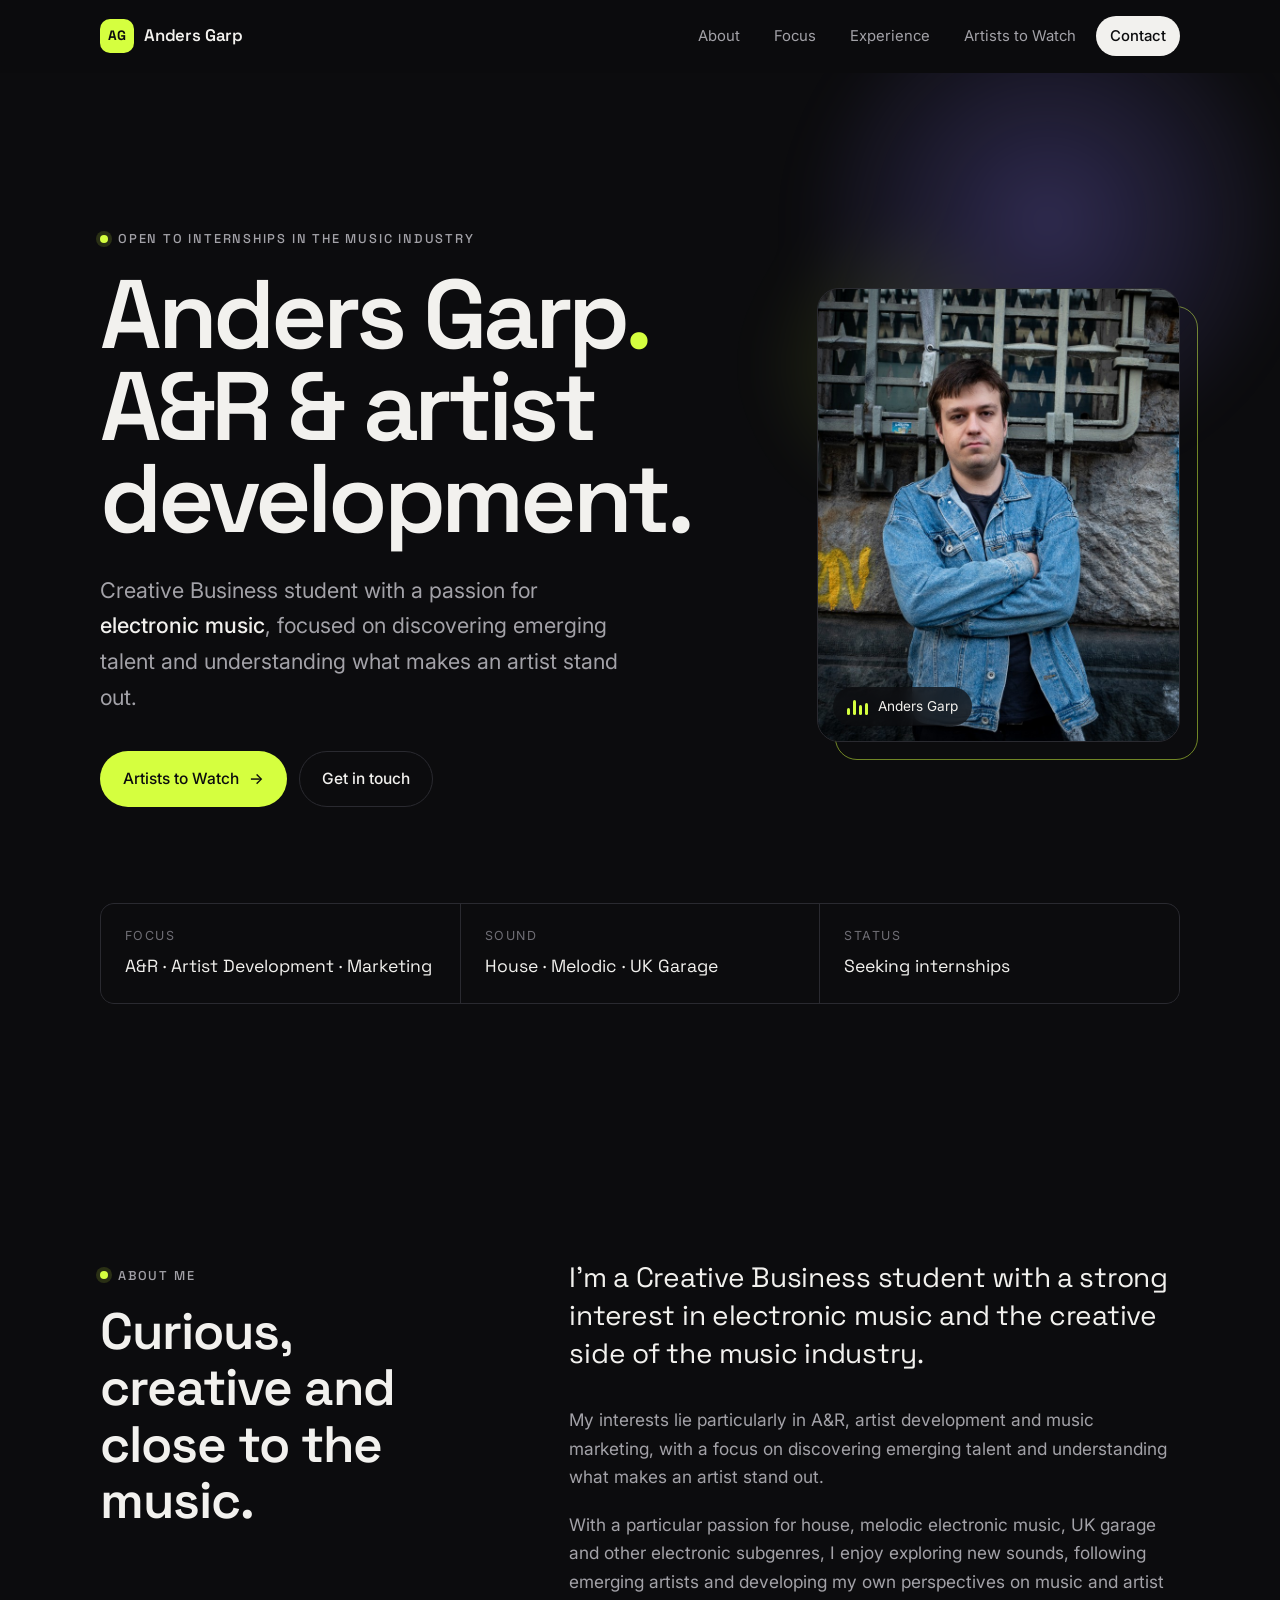
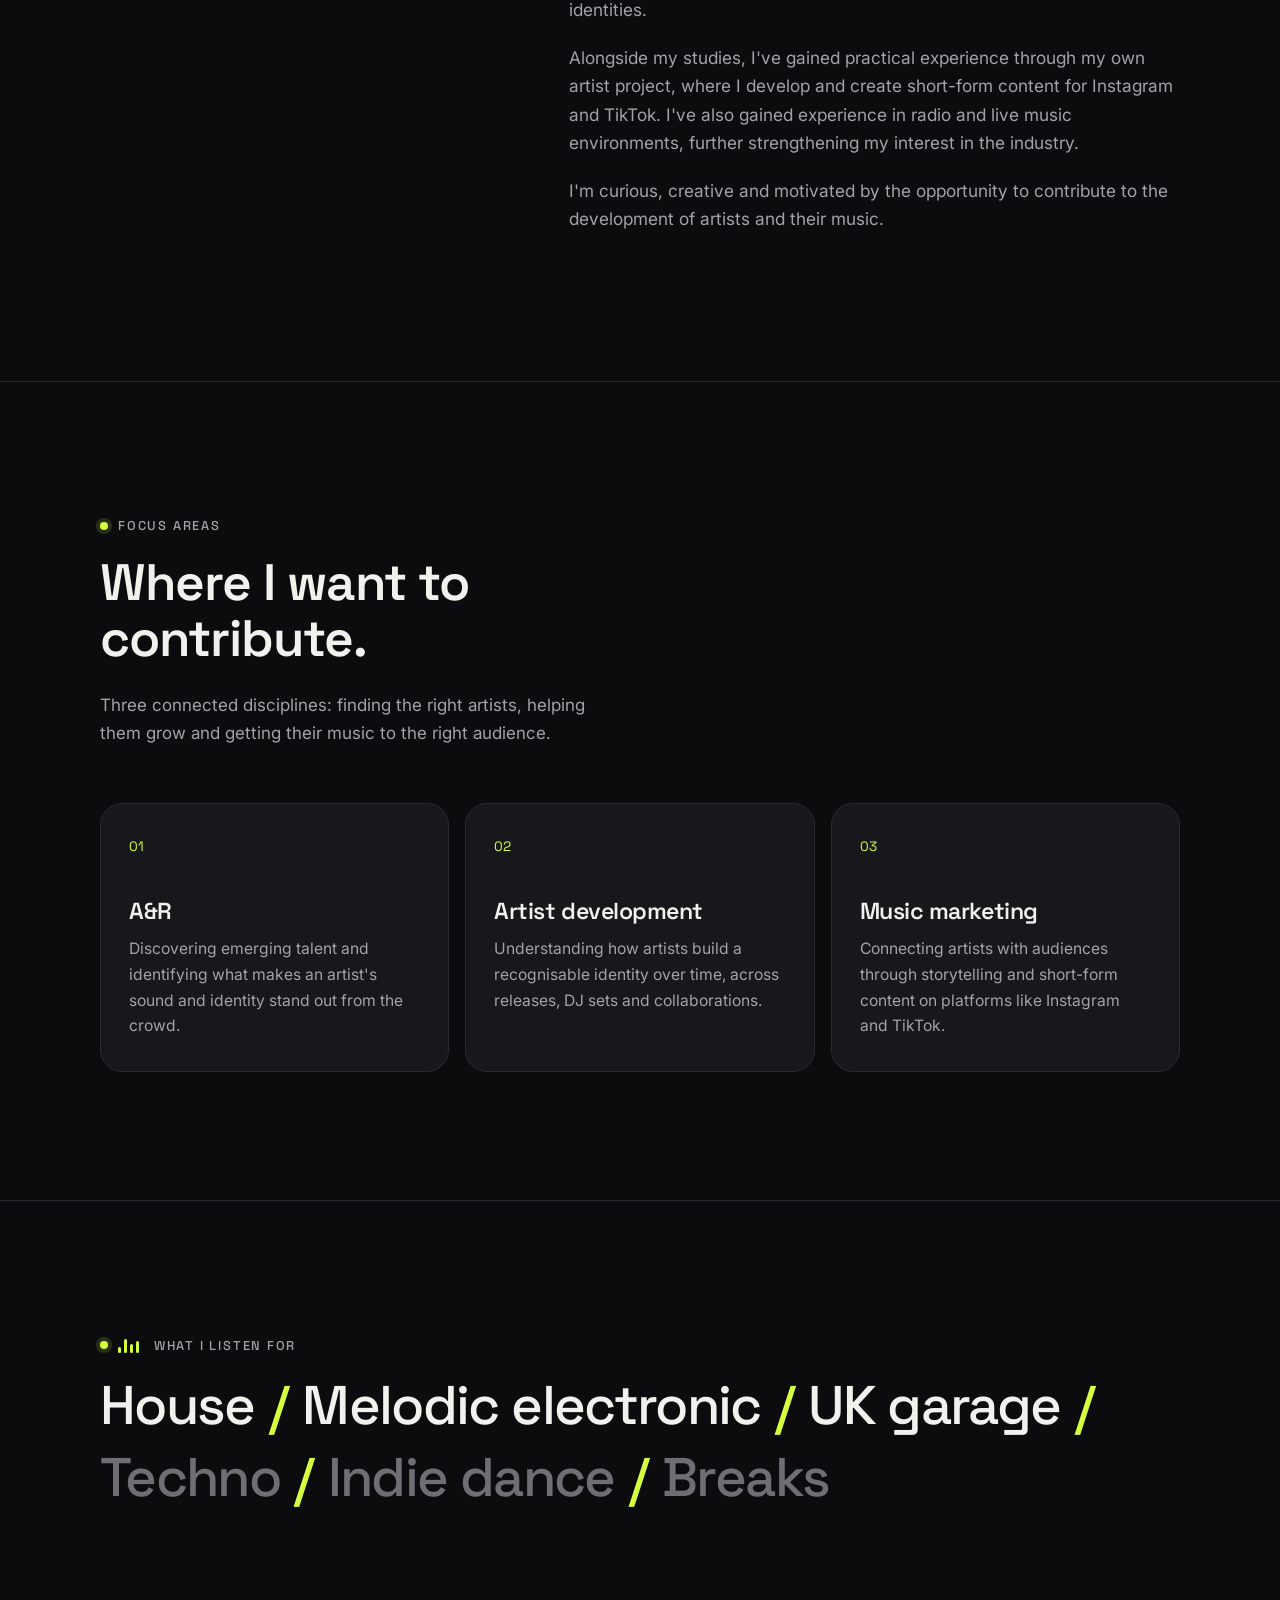
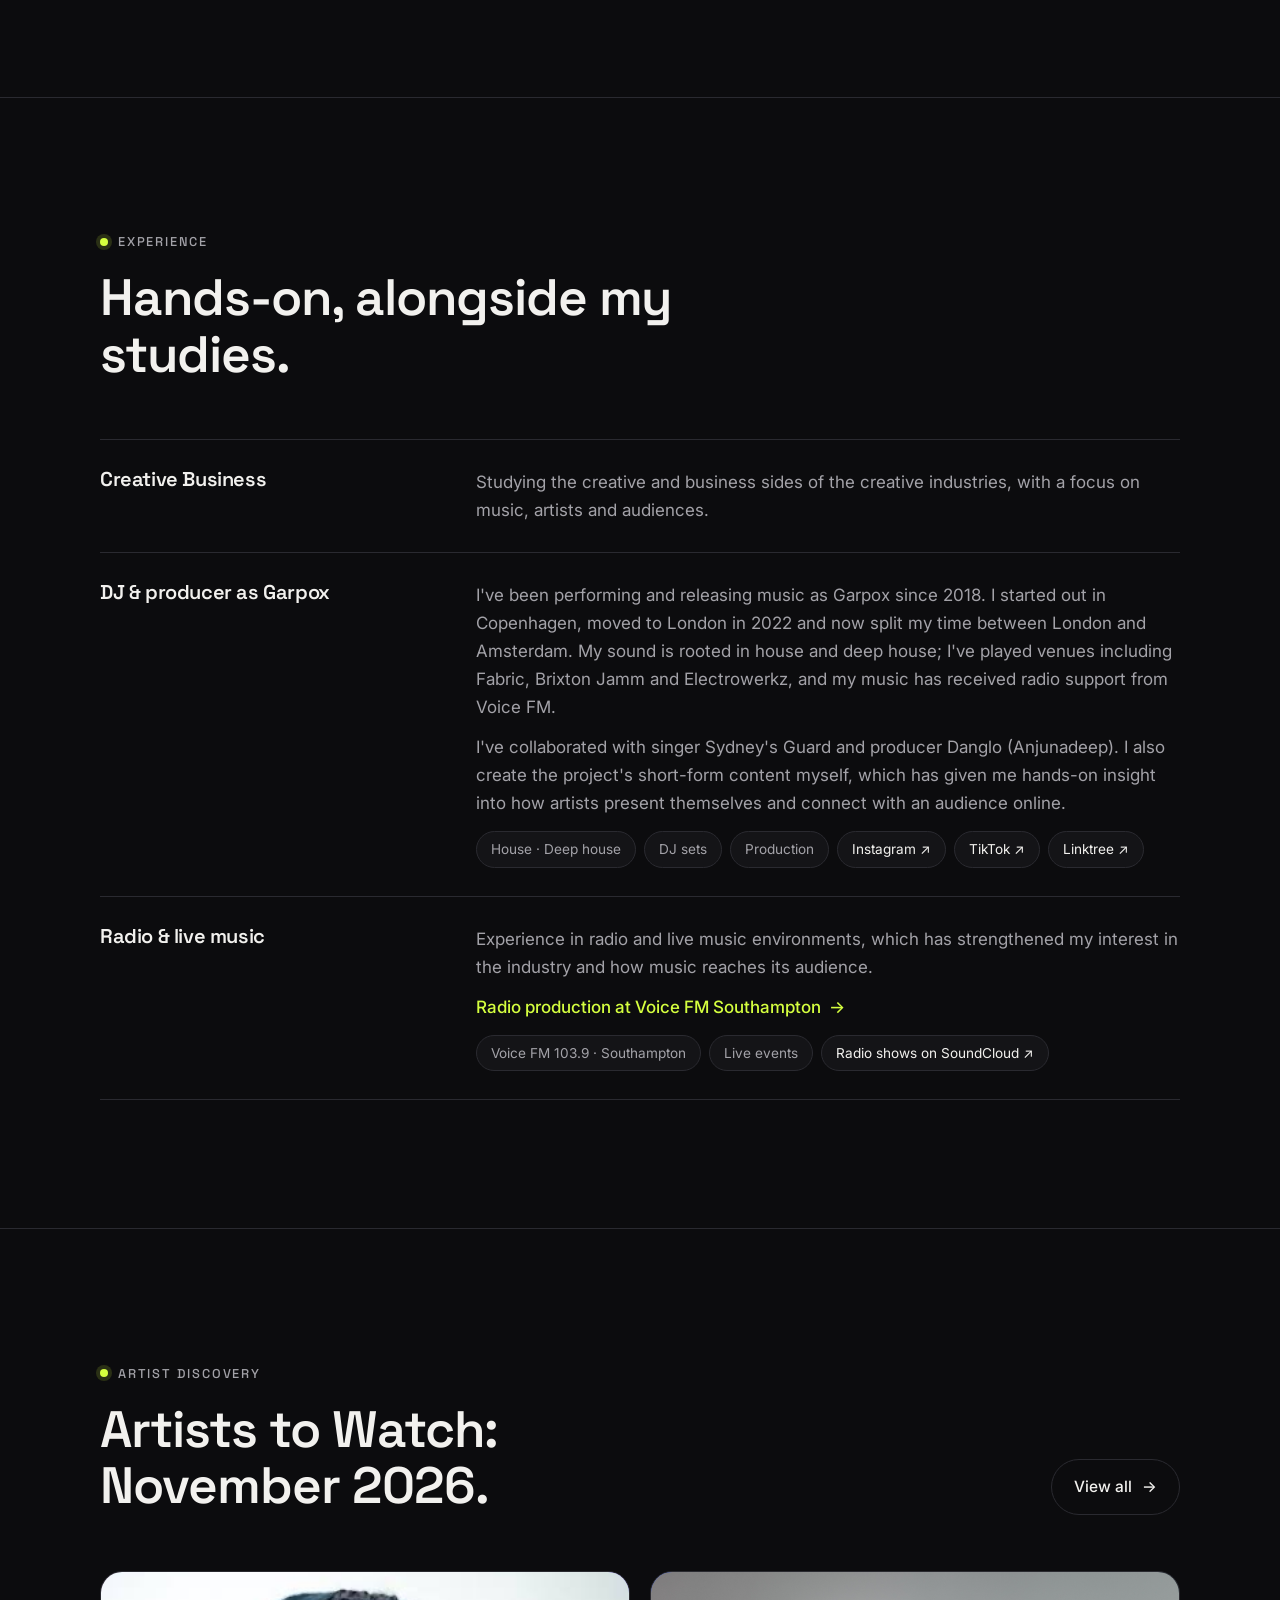
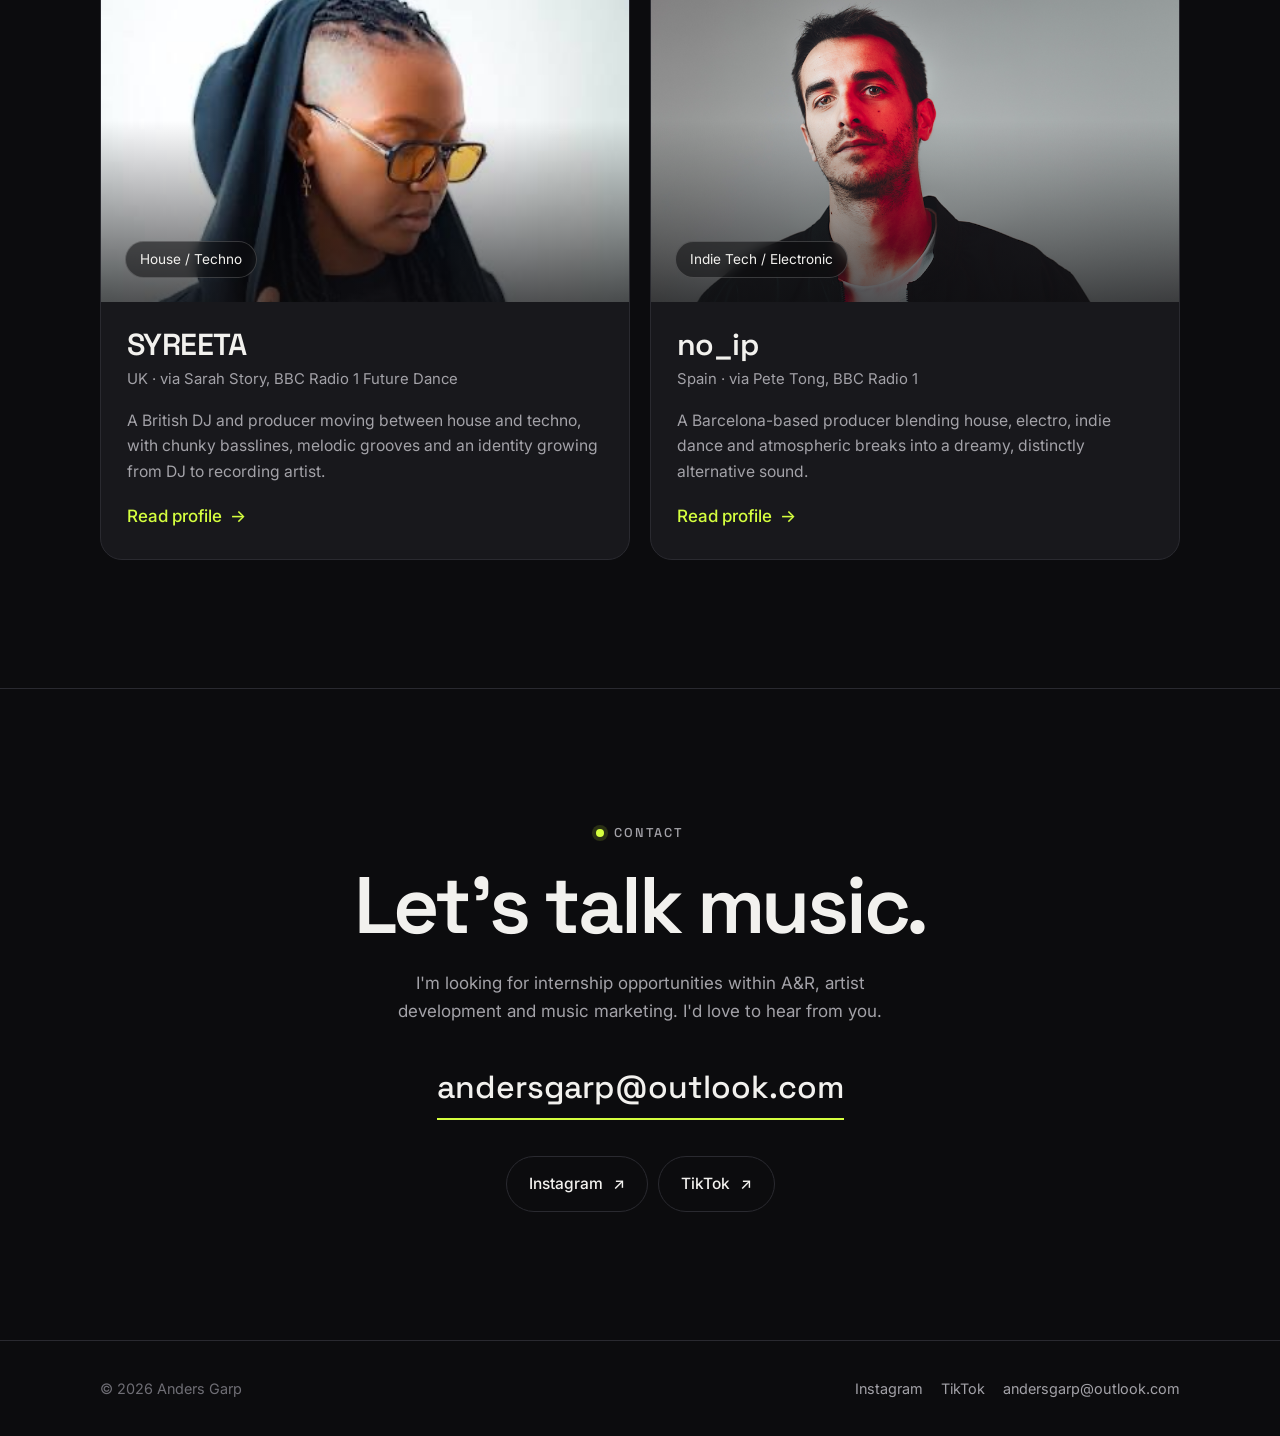
<file: index.html>
<!doctype html>
<html lang="en" class="no-js">
<head>
  <meta charset="utf-8">
  <meta name="viewport" content="width=device-width, initial-scale=1">
  <title>Anders Garp | A&amp;R, Artist Development &amp; Music Marketing</title>
  <meta name="description" content="Anders Garp is a Creative Business student focused on A&amp;R, artist development and music marketing in electronic music.">
  <meta name="theme-color" content="#0c0c0e">
  <meta property="og:title" content="Anders Garp | A&amp;R &amp; Artist Development">
  <meta property="og:description" content="Discovering emerging talent in house, melodic electronic music and UK garage.">
  <meta property="og:type" content="website">
  <link rel="icon" href="favicon.svg" type="image/svg+xml">
  <link rel="preconnect" href="https://fonts.googleapis.com">
  <link rel="preconnect" href="https://fonts.gstatic.com" crossorigin>
  <link href="https://fonts.googleapis.com/css2?family=Inter:wght@400;500;600&family=Space+Grotesk:wght@500;600;700&display=swap" rel="stylesheet">
  <link rel="stylesheet" href="css/style.css">
</head>
<body>
  <a class="skip-link" href="#main">Skip to content</a>

  <header class="site-header">
    <nav class="container nav" aria-label="Main">
      <a class="brand" href="index.html"><span class="brand-mark">AG</span>Anders Garp</a>
      <button class="nav-toggle" aria-label="Open menu" aria-expanded="false" aria-controls="nav-links"><span></span></button>
      <ul class="nav-links" id="nav-links">
        <li><a href="#about">About</a></li>
        <li><a href="#focus">Focus</a></li>
        <li><a href="#experience">Experience</a></li>
        <li><a href="artists.html">Artists to Watch</a></li>
        <li><a class="nav-cta" href="#contact">Contact</a></li>
      </ul>
    </nav>
  </header>

  <main id="main">
    <!-- Hero -->
    <section class="hero">
      <div class="container hero-inner">
        <div class="hero-grid">
          <div class="hero-text">
            <span class="eyebrow">Open to internships in the music industry</span>
            <h1>Anders Garp<span class="accent">.</span><br>A&amp;R &amp; artist<br>development.</h1>
            <p class="hero-lede">Creative Business student with a passion for <strong>electronic music</strong>, focused on discovering emerging talent and understanding what makes an artist stand out.</p>
            <div class="hero-actions">
              <a class="btn btn-primary" href="artists.html">Artists to Watch <span class="arrow" aria-hidden="true">&rarr;</span></a>
              <a class="btn btn-ghost" href="mailto:andersgarp@outlook.com">Get in touch</a>
            </div>
          </div>
          <figure class="hero-portrait">
            <img src="images/andersgarp.jpg" alt="Portrait of Anders Garp" width="768" height="1024">
            <figcaption><span class="eq" aria-hidden="true"><i></i><i></i><i></i><i></i></span>Anders Garp</figcaption>
          </figure>
        </div>

        <dl class="hero-meta">
          <div><dt>Focus</dt><dd>A&amp;R · Artist Development · Marketing</dd></div>
          <div><dt>Sound</dt><dd>House · Melodic · UK Garage</dd></div>
          <div><dt>Status</dt><dd>Seeking internships</dd></div>
        </dl>
      </div>
    </section>

    <!-- About -->
    <section class="section" id="about">
      <div class="container about-grid">
        <div class="reveal">
          <span class="eyebrow">About me</span>
          <h2>Curious, creative and close to the music.</h2>
        </div>
        <div class="about-copy reveal">
          <p>I'm a Creative Business student with a strong interest in electronic music and the creative side of the music industry.</p>
          <p>My interests lie particularly in A&amp;R, artist development and music marketing, with a focus on discovering emerging talent and understanding what makes an artist stand out.</p>
          <p>With a particular passion for house, melodic electronic music, UK garage and other electronic subgenres, I enjoy exploring new sounds, following emerging artists and developing my own perspectives on music and artist identities.</p>
          <p>Alongside my studies, I've gained practical experience through my own artist project, where I develop and create short-form content for Instagram and TikTok. I've also gained experience in radio and live music environments, further strengthening my interest in the industry.</p>
          <p>I'm curious, creative and motivated by the opportunity to contribute to the development of artists and their music.</p>
        </div>
      </div>
    </section>

    <!-- Focus areas -->
    <section class="section" id="focus">
      <div class="container">
        <div class="section-head reveal">
          <div>
            <span class="eyebrow">Focus areas</span>
            <h2>Where I want to contribute.</h2>
          </div>
          <p>Three connected disciplines: finding the right artists, helping them grow and getting their music to the right audience.</p>
        </div>

        <div class="cards-3">
          <article class="card reveal">
            <span class="card-num">01</span>
            <h3>A&amp;R</h3>
            <p>Discovering emerging talent and identifying what makes an artist's sound and identity stand out from the crowd.</p>
          </article>
          <article class="card reveal">
            <span class="card-num">02</span>
            <h3>Artist development</h3>
            <p>Understanding how artists build a recognisable identity over time, across releases, DJ sets and collaborations.</p>
          </article>
          <article class="card reveal">
            <span class="card-num">03</span>
            <h3>Music marketing</h3>
            <p>Connecting artists with audiences through storytelling and short-form content on platforms like Instagram and TikTok.</p>
          </article>
        </div>
      </div>
    </section>

    <!-- Sound -->
    <section class="section" id="sound">
      <div class="container">
        <span class="eyebrow reveal"><span class="eq" aria-hidden="true"><i></i><i></i><i></i><i></i></span>&nbsp;What I listen for</span>
        <p class="genres reveal" aria-label="Genres: House, Melodic electronic, UK garage, and other electronic subgenres">
          <span class="on">House</span><span class="sep">/</span>
          <span class="on">Melodic electronic</span><span class="sep">/</span>
          <span class="on">UK garage</span><span class="sep">/</span>
          <span>Techno</span><span class="sep">/</span>
          <span>Indie dance</span><span class="sep">/</span>
          <span>Breaks</span>
        </p>
      </div>
    </section>

    <!-- Experience -->
    <section class="section" id="experience">
      <div class="container">
        <div class="section-head reveal">
          <div>
            <span class="eyebrow">Experience</span>
            <h2>Hands-on, alongside my studies.</h2>
          </div>
        </div>
        <ul class="exp-list">
          <li class="reveal">
            <h3>Creative Business</h3>
            <div>
              <p>Studying the creative and business sides of the creative industries, with a focus on music, artists and audiences.</p>
            </div>
          </li>
          <li class="reveal">
            <h3>DJ &amp; producer as Garpox</h3>
            <div>
              <p>I've been performing and releasing music as Garpox since 2018. I started out in Copenhagen, moved to London in 2022 and now split my time between London and Amsterdam. My sound is rooted in house and deep house; I've played venues including Fabric, Brixton Jamm and Electrowerkz, and my music has received radio support from Voice FM.</p>
              <p style="margin-top:12px">I've collaborated with singer Sydney's Guard and producer Danglo (Anjunadeep). I also create the project's short-form content myself, which has given me hands-on insight into how artists present themselves and connect with an audience online.</p>
              <div class="tags"><span class="tag">House · Deep house</span><span class="tag">DJ sets</span><span class="tag">Production</span><a class="tag" href="https://www.instagram.com/___garp0x/" target="_blank" rel="noopener">Instagram &nearr;</a><a class="tag" href="https://www.tiktok.com/@garpox__" target="_blank" rel="noopener">TikTok &nearr;</a><a class="tag" href="https://linktr.ee/Garpox" target="_blank" rel="noopener">Linktree &nearr;</a></div>
            </div>
          </li>
          <li class="reveal">
            <h3>Radio &amp; live music</h3>
            <div>
              <p>Experience in radio and live music environments, which has strengthened my interest in the industry and how music reaches its audience.</p>
              <p style="margin-top:12px"><a class="artist-link" style="position:static" href="experience/voice-fm-southampton.html">Radio production at Voice FM Southampton <span class="arrow" aria-hidden="true">&rarr;</span></a></p>
              <div class="tags"><span class="tag">Voice FM 103.9 · Southampton</span><span class="tag">Live events</span><a class="tag" href="https://soundcloud.com/garpox/sets/radio" target="_blank" rel="noopener">Radio shows on SoundCloud &nearr;</a></div>
            </div>
          </li>
        </ul>
      </div>
    </section>

    <!-- Artists teaser -->
    <section class="section" id="artists">
      <div class="container">
        <div class="section-head reveal">
          <div>
            <span class="eyebrow">Artist discovery</span>
            <h2>Artists to Watch: November 2026.</h2>
          </div>
          <a class="btn btn-ghost" href="artists.html">View all <span class="arrow" aria-hidden="true">&rarr;</span></a>
        </div>

        <div class="artist-grid">
          <article class="artist-card reveal">
            <div class="artist-visual visual-syreeta">
              <img class="img-syreeta" src="images/syreeta.jpg" alt="SYREETA" loading="lazy">
              <span class="tag">House / Techno</span>
            </div>
            <div class="artist-body">
              <h3>SYREETA</h3>
              <p class="artist-meta">UK · via Sarah Story, BBC Radio 1 Future Dance</p>
              <p class="excerpt">A British DJ and producer moving between house and techno, with chunky basslines, melodic grooves and an identity growing from DJ to recording artist.</p>
              <a class="artist-link" href="artists/syreeta.html">Read profile <span class="arrow" aria-hidden="true">&rarr;</span></a>
            </div>
          </article>

          <article class="artist-card reveal">
            <div class="artist-visual visual-noip">
              <img class="img-noip" src="images/no_ip.png" alt="no_ip" loading="lazy">
              <span class="tag">Indie Tech / Electronic</span>
            </div>
            <div class="artist-body">
              <h3>no_ip</h3>
              <p class="artist-meta">Spain · via Pete Tong, BBC Radio 1</p>
              <p class="excerpt">A Barcelona-based producer blending house, electro, indie dance and atmospheric breaks into a dreamy, distinctly alternative sound.</p>
              <a class="artist-link" href="artists/no-ip.html">Read profile <span class="arrow" aria-hidden="true">&rarr;</span></a>
            </div>
          </article>
        </div>
      </div>
    </section>

    <!-- Contact -->
    <section class="section contact" id="contact">
      <div class="container reveal">
        <span class="eyebrow">Contact</span>
        <h2>Let's talk music.</h2>
        <p>I'm looking for internship opportunities within A&amp;R, artist development and music marketing. I'd love to hear from you.</p>
        <a class="contact-email" href="mailto:andersgarp@outlook.com">andersgarp@outlook.com</a>
        <div class="socials">
          <a class="btn btn-ghost" href="https://www.instagram.com/___garp0x/" target="_blank" rel="noopener">Instagram <span class="arrow" aria-hidden="true">&nearr;</span></a>
          <a class="btn btn-ghost" href="https://www.tiktok.com/@garpox__" target="_blank" rel="noopener">TikTok <span class="arrow" aria-hidden="true">&nearr;</span></a>
        </div>
      </div>
    </section>
  </main>

  <footer class="site-footer">
    <div class="container">
      <span>&copy; <span data-year>2026</span> Anders Garp</span>
      <span class="footer-links">
        <a href="https://www.instagram.com/___garp0x/" target="_blank" rel="noopener">Instagram</a>
        <a href="https://www.tiktok.com/@garpox__" target="_blank" rel="noopener">TikTok</a>
        <a href="mailto:andersgarp@outlook.com">andersgarp@outlook.com</a>
      </span>
    </div>
  </footer>

  <script src="js/main.js"></script>
</body>
</html>
</file>
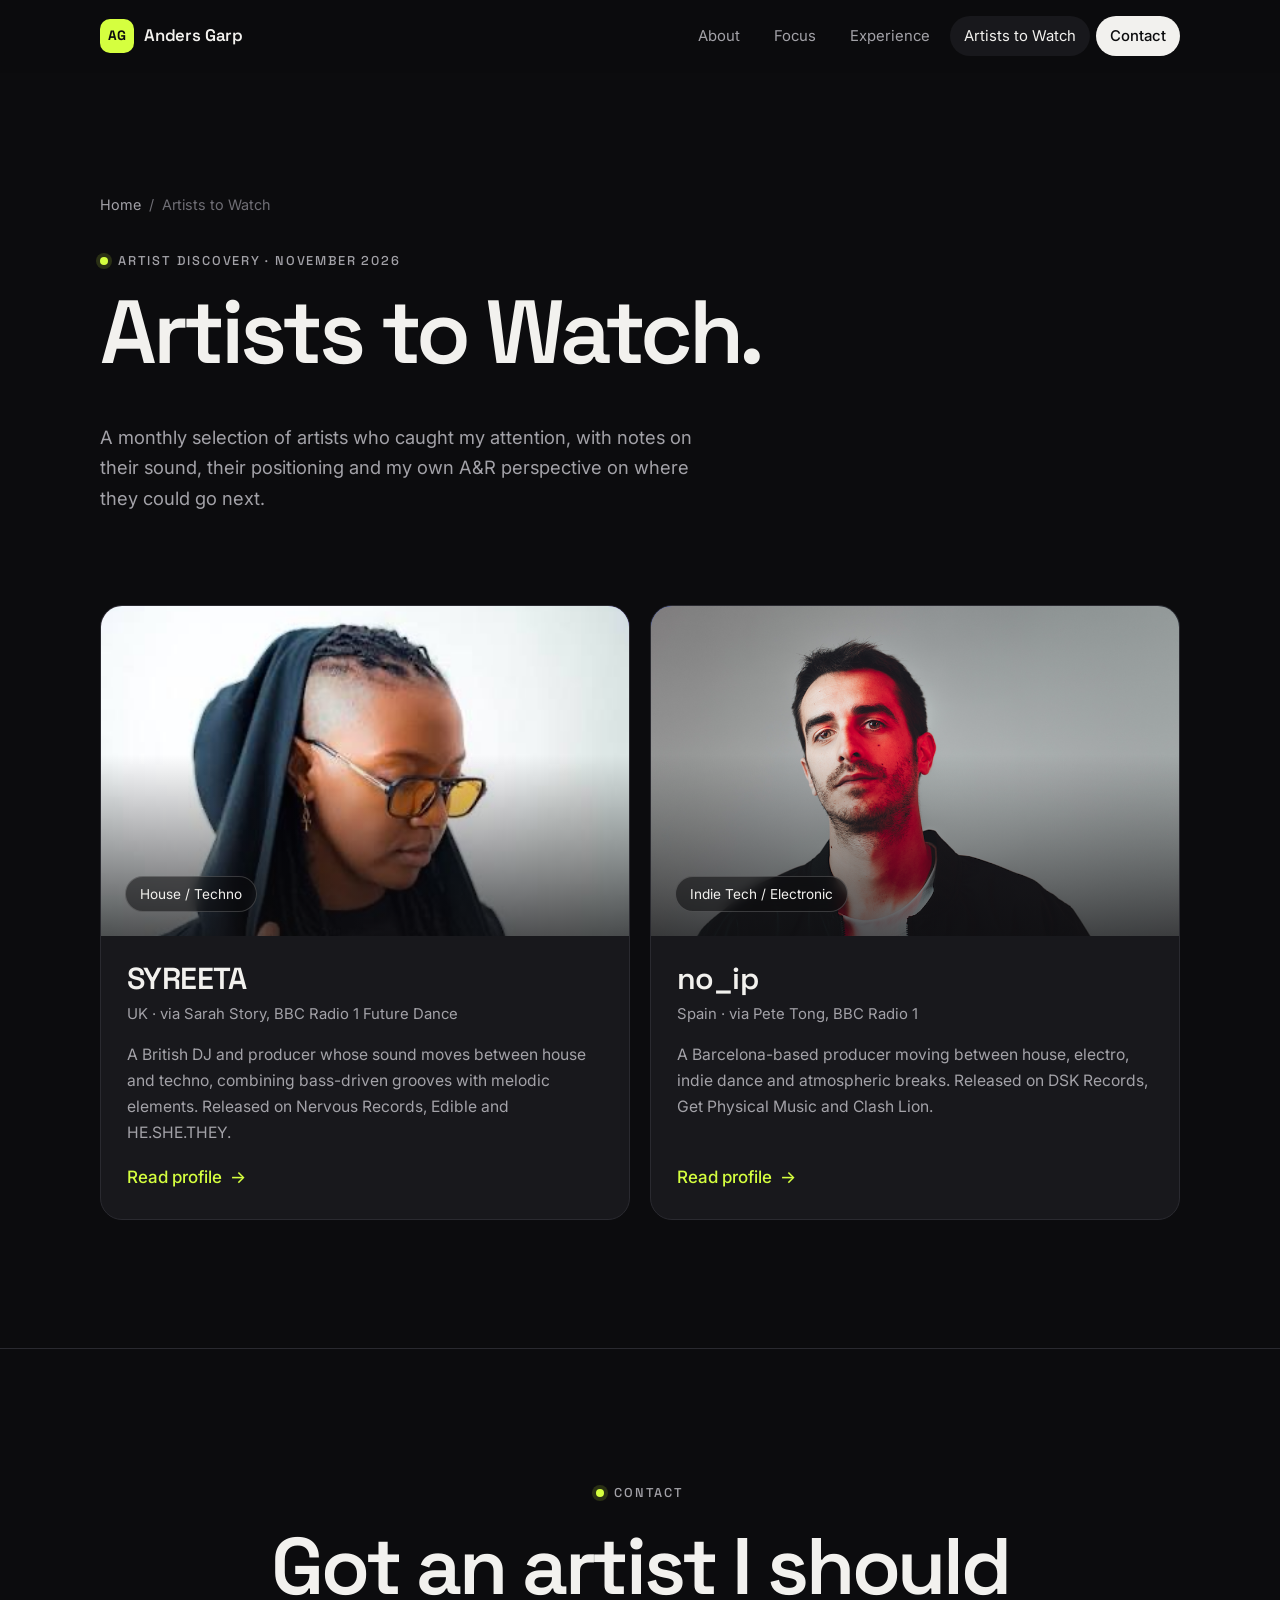
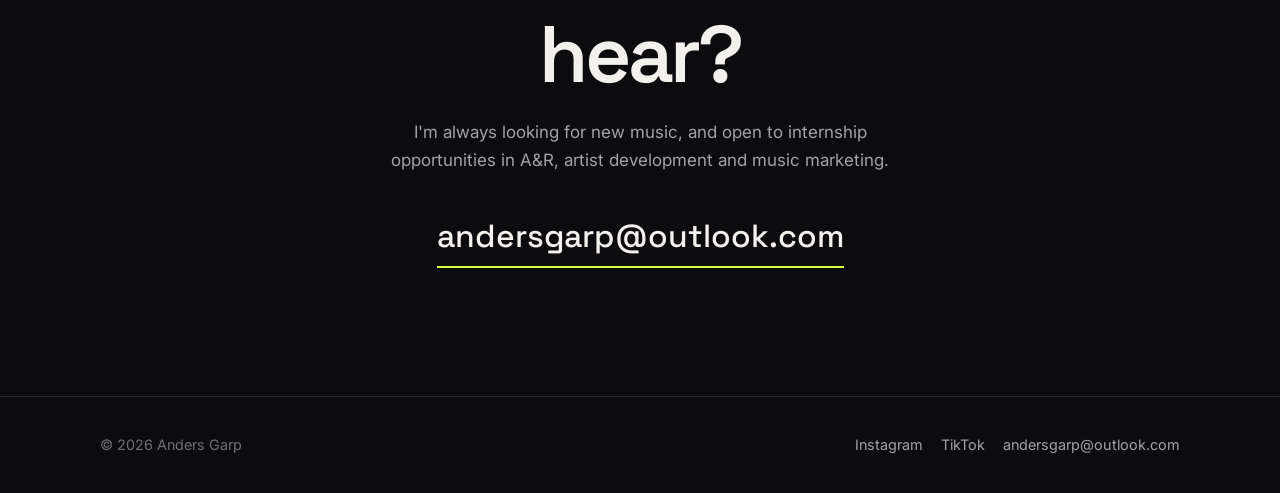
<file: artists.html>
<!doctype html>
<html lang="en" class="no-js">
<head>
  <meta charset="utf-8">
  <meta name="viewport" content="width=device-width, initial-scale=1">
  <title>Artists to Watch, November 2026 · Anders Garp</title>
  <meta name="description" content="Artists to Watch, November 2026: artist discovery and A&amp;R perspectives by Anders Garp.">
  <meta name="theme-color" content="#0c0c0e">
  <link rel="icon" href="favicon.svg" type="image/svg+xml">
  <link rel="preconnect" href="https://fonts.googleapis.com">
  <link rel="preconnect" href="https://fonts.gstatic.com" crossorigin>
  <link href="https://fonts.googleapis.com/css2?family=Inter:wght@400;500;600&family=Space+Grotesk:wght@500;600;700&display=swap" rel="stylesheet">
  <link rel="stylesheet" href="css/style.css">
</head>
<body>
  <a class="skip-link" href="#main">Skip to content</a>

  <header class="site-header">
    <nav class="container nav" aria-label="Main">
      <a class="brand" href="index.html"><span class="brand-mark">AG</span>Anders Garp</a>
      <button class="nav-toggle" aria-label="Open menu" aria-expanded="false" aria-controls="nav-links"><span></span></button>
      <ul class="nav-links" id="nav-links">
        <li><a href="index.html#about">About</a></li>
        <li><a href="index.html#focus">Focus</a></li>
        <li><a href="index.html#experience">Experience</a></li>
        <li><a href="artists.html" aria-current="page">Artists to Watch</a></li>
        <li><a class="nav-cta" href="index.html#contact">Contact</a></li>
      </ul>
    </nav>
  </header>

  <main id="main">
    <section class="page-header">
      <div class="container">
        <nav class="breadcrumb" aria-label="Breadcrumb"><a href="index.html">Home</a><span>/</span><span>Artists to Watch</span></nav>
        <span class="eyebrow">Artist discovery · November 2026</span>
        <h1>Artists to Watch.</h1>
        <p class="lede">A monthly selection of artists who caught my attention, with notes on their sound, their positioning and my own A&amp;R perspective on where they could go next.</p>
      </div>
    </section>

    <section class="section" style="padding-top:0">
      <div class="container">
        <div class="artist-grid">
          <article class="artist-card reveal">
            <div class="artist-visual visual-syreeta">
              <img class="img-syreeta" src="images/syreeta.jpg" alt="SYREETA">
              <span class="tag">House / Techno</span>
            </div>
            <div class="artist-body">
              <h3>SYREETA</h3>
              <p class="artist-meta">UK · via Sarah Story, BBC Radio 1 Future Dance</p>
              <p class="excerpt">A British DJ and producer whose sound moves between house and techno, combining bass-driven grooves with melodic elements. Released on Nervous Records, Edible and HE.SHE.THEY.</p>
              <a class="artist-link" href="artists/syreeta.html">Read profile <span class="arrow" aria-hidden="true">&rarr;</span></a>
            </div>
          </article>

          <article class="artist-card reveal">
            <div class="artist-visual visual-noip">
              <img class="img-noip" src="images/no_ip.png" alt="no_ip">
              <span class="tag">Indie Tech / Electronic</span>
            </div>
            <div class="artist-body">
              <h3>no_ip</h3>
              <p class="artist-meta">Spain · via Pete Tong, BBC Radio 1</p>
              <p class="excerpt">A Barcelona-based producer moving between house, electro, indie dance and atmospheric breaks. Released on DSK Records, Get Physical Music and Clash Lion.</p>
              <a class="artist-link" href="artists/no-ip.html">Read profile <span class="arrow" aria-hidden="true">&rarr;</span></a>
            </div>
          </article>
        </div>
      </div>
    </section>

    <section class="section contact">
      <div class="container reveal">
        <span class="eyebrow">Contact</span>
        <h2>Got an artist I should hear?</h2>
        <p>I'm always looking for new music, and open to internship opportunities in A&amp;R, artist development and music marketing.</p>
        <a class="contact-email" href="mailto:andersgarp@outlook.com">andersgarp@outlook.com</a>
      </div>
    </section>
  </main>

  <footer class="site-footer">
    <div class="container">
      <span>&copy; <span data-year>2026</span> Anders Garp</span>
      <span class="footer-links">
        <a href="https://www.instagram.com/___garp0x/" target="_blank" rel="noopener">Instagram</a>
        <a href="https://www.tiktok.com/@garpox__" target="_blank" rel="noopener">TikTok</a>
        <a href="mailto:andersgarp@outlook.com">andersgarp@outlook.com</a>
      </span>
    </div>
  </footer>

  <script src="js/main.js"></script>
</body>
</html>
</file>
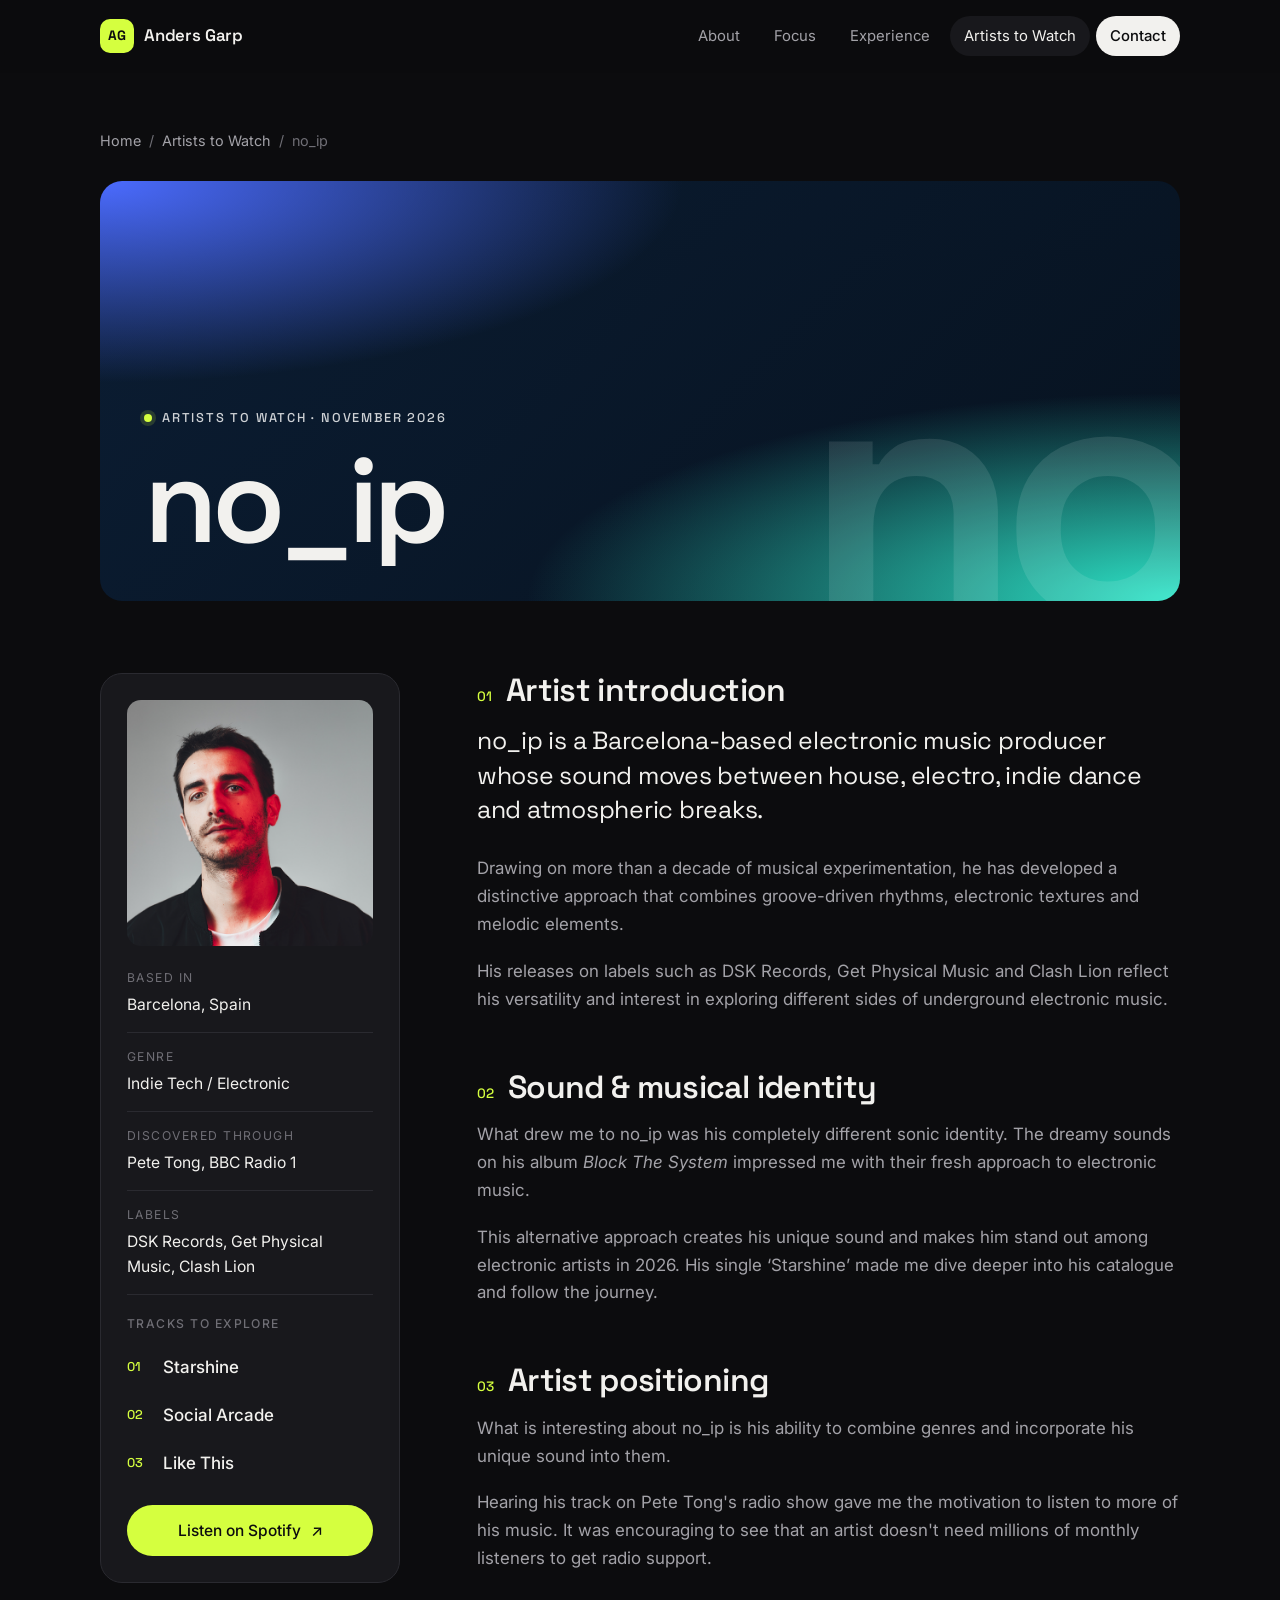
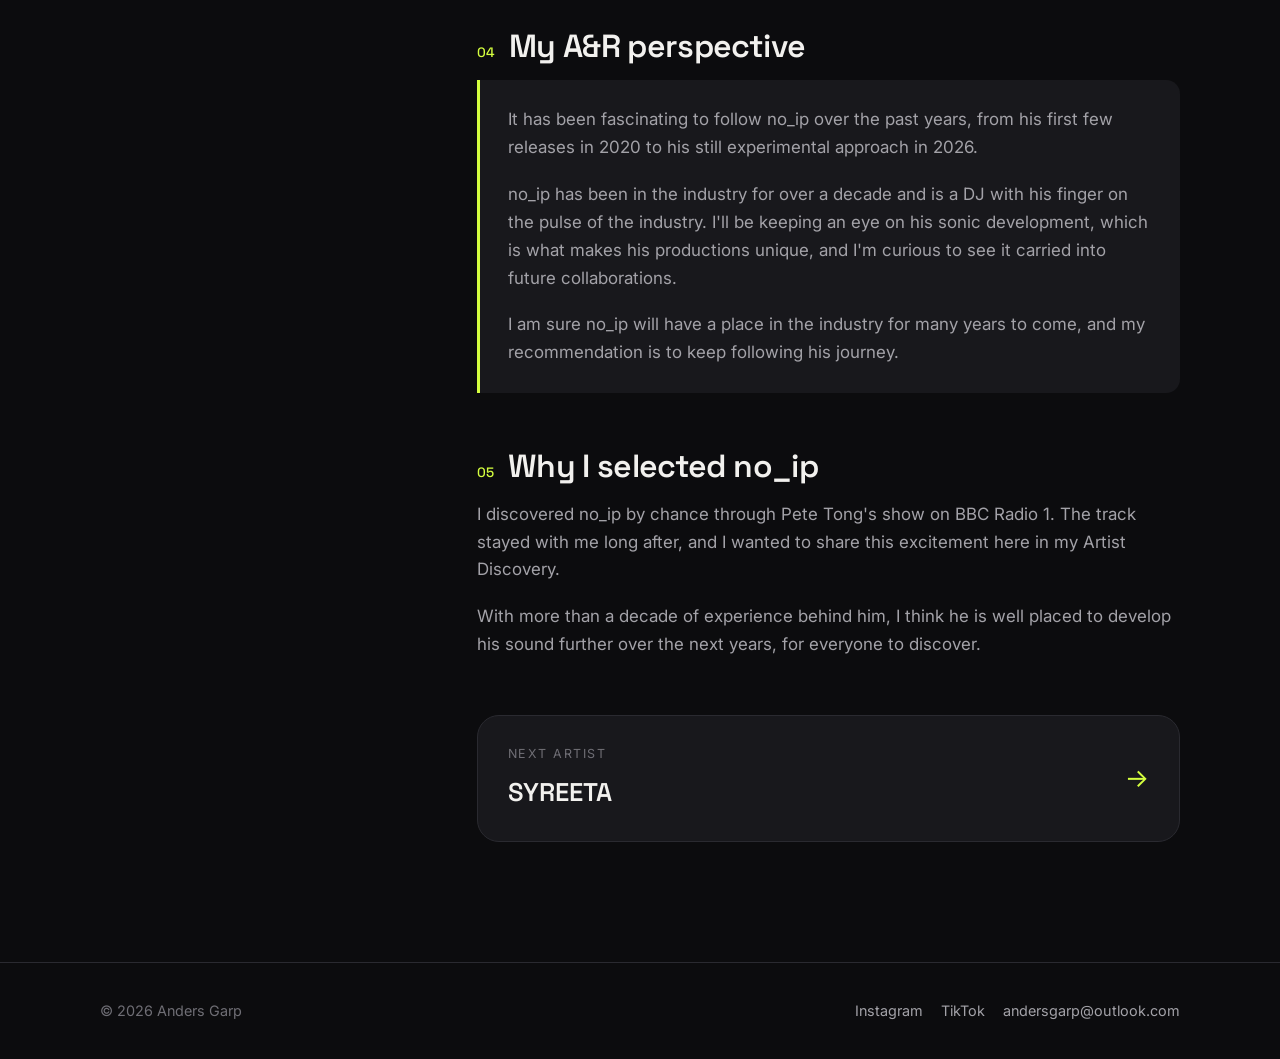
<file: artists/no-ip.html>
<!doctype html>
<html lang="en" class="no-js">
<head>
  <meta charset="utf-8">
  <meta name="viewport" content="width=device-width, initial-scale=1">
  <title>no_ip · Artists to Watch · Anders Garp</title>
  <meta name="description" content="no_ip: Barcelona-based indie tech and electronic producer. Artist profile and A&amp;R perspective by Anders Garp.">
  <meta name="theme-color" content="#0c0c0e">
  <link rel="icon" href="../favicon.svg" type="image/svg+xml">
  <link rel="preconnect" href="https://fonts.googleapis.com">
  <link rel="preconnect" href="https://fonts.gstatic.com" crossorigin>
  <link href="https://fonts.googleapis.com/css2?family=Inter:wght@400;500;600&family=Space+Grotesk:wght@500;600;700&display=swap" rel="stylesheet">
  <link rel="stylesheet" href="../css/style.css">
</head>
<body>
  <a class="skip-link" href="#main">Skip to content</a>

  <header class="site-header">
    <nav class="container nav" aria-label="Main">
      <a class="brand" href="../index.html"><span class="brand-mark">AG</span>Anders Garp</a>
      <button class="nav-toggle" aria-label="Open menu" aria-expanded="false" aria-controls="nav-links"><span></span></button>
      <ul class="nav-links" id="nav-links">
        <li><a href="../index.html#about">About</a></li>
        <li><a href="../index.html#focus">Focus</a></li>
        <li><a href="../index.html#experience">Experience</a></li>
        <li><a href="../artists.html" aria-current="page">Artists to Watch</a></li>
        <li><a class="nav-cta" href="../index.html#contact">Contact</a></li>
      </ul>
    </nav>
  </header>

  <main id="main">
    <div class="container" style="padding-top: clamp(32px, 5vw, 56px)">
      <nav class="breadcrumb" aria-label="Breadcrumb"><a href="../index.html">Home</a><span>/</span><a href="../artists.html">Artists to Watch</a><span>/</span><span>no_ip</span></nav>

      <header class="profile-hero visual-noip">
        <span class="monogram" aria-hidden="true">no</span>
        <span class="eyebrow">Artists to Watch · November 2026</span>
        <h1>no_ip</h1>
      </header>

      <div class="profile-layout">
        <aside class="factsheet">
          <img class="factsheet-photo img-noip" src="../images/no_ip.png" alt="no_ip">
          <dl>
            <div><dt>Based in</dt><dd>Barcelona, Spain</dd></div>
            <div><dt>Genre</dt><dd>Indie Tech / Electronic</dd></div>
            <div><dt>Discovered through</dt><dd>Pete Tong, BBC Radio 1</dd></div>
            <div><dt>Labels</dt><dd>DSK Records, Get Physical Music, Clash Lion</dd></div>
          </dl>
          <h4>Tracks to explore</h4>
          <ol class="tracklist">
            <li>Starshine</li>
            <li>Social Arcade</li>
            <li>Like This</li>
          </ol>
          <a class="btn btn-primary" href="https://open.spotify.com/artist/1UpMPz4cCeLeF6DaNFjlwV" target="_blank" rel="noopener">Listen on Spotify <span class="arrow" aria-hidden="true">&nearr;</span></a>
        </aside>

        <article class="prose">
          <section class="reveal">
            <h2><span class="num">01</span>Artist introduction</h2>
            <p class="lead">no_ip is a Barcelona-based electronic music producer whose sound moves between house, electro, indie dance and atmospheric breaks.</p>
            <p>Drawing on more than a decade of musical experimentation, he has developed a distinctive approach that combines groove-driven rhythms, electronic textures and melodic elements.</p>
            <p>His releases on labels such as DSK Records, Get Physical Music and Clash Lion reflect his versatility and interest in exploring different sides of underground electronic music.</p>
          </section>

          <section class="reveal">
            <h2><span class="num">02</span>Sound &amp; musical identity</h2>
            <p>What drew me to no_ip was his completely different sonic identity. The dreamy sounds on his album <em>Block The System</em> impressed me with their fresh approach to electronic music.</p>
            <p>This alternative approach creates his unique sound and makes him stand out among electronic artists in 2026. His single ‘Starshine’ made me dive deeper into his catalogue and follow the journey.</p>
          </section>

          <section class="reveal">
            <h2><span class="num">03</span>Artist positioning</h2>
            <p>What is interesting about no_ip is his ability to combine genres and incorporate his unique sound into them.</p>
            <p>Hearing his track on Pete Tong's radio show gave me the motivation to listen to more of his music. It was encouraging to see that an artist doesn't need millions of monthly listeners to get radio support.</p>
          </section>

          <section class="reveal">
            <h2><span class="num">04</span>My A&amp;R perspective</h2>
            <div class="callout">
              <p>It has been fascinating to follow no_ip over the past years, from his first few releases in 2020 to his still experimental approach in 2026.</p>
              <p>no_ip has been in the industry for over a decade and is a DJ with his finger on the pulse of the industry. I'll be keeping an eye on his sonic development, which is what makes his productions unique, and I'm curious to see it carried into future collaborations.</p>
              <p>I am sure no_ip will have a place in the industry for many years to come, and my recommendation is to keep following his journey.</p>
            </div>
          </section>

          <section class="reveal">
            <h2><span class="num">05</span>Why I selected no_ip</h2>
            <p>I discovered no_ip by chance through Pete Tong's show on BBC Radio 1. The track stayed with me long after, and I wanted to share this excitement here in my Artist Discovery.</p>
            <p>With more than a decade of experience behind him, I think he is well placed to develop his sound further over the next years, for everyone to discover.</p>
          </section>

          <a class="next-artist reveal" href="syreeta.html">
            <span><small>Next artist</small><strong>SYREETA</strong></span>
            <span class="arrow" aria-hidden="true">&rarr;</span>
          </a>
        </article>
      </div>
    </div>
    <div style="height: clamp(72px, 10vw, 120px)"></div>
  </main>

  <footer class="site-footer">
    <div class="container">
      <span>&copy; <span data-year>2026</span> Anders Garp</span>
      <span class="footer-links">
        <a href="https://www.instagram.com/___garp0x/" target="_blank" rel="noopener">Instagram</a>
        <a href="https://www.tiktok.com/@garpox__" target="_blank" rel="noopener">TikTok</a>
        <a href="mailto:andersgarp@outlook.com">andersgarp@outlook.com</a>
      </span>
    </div>
  </footer>

  <script src="../js/main.js"></script>
</body>
</html>
</file>
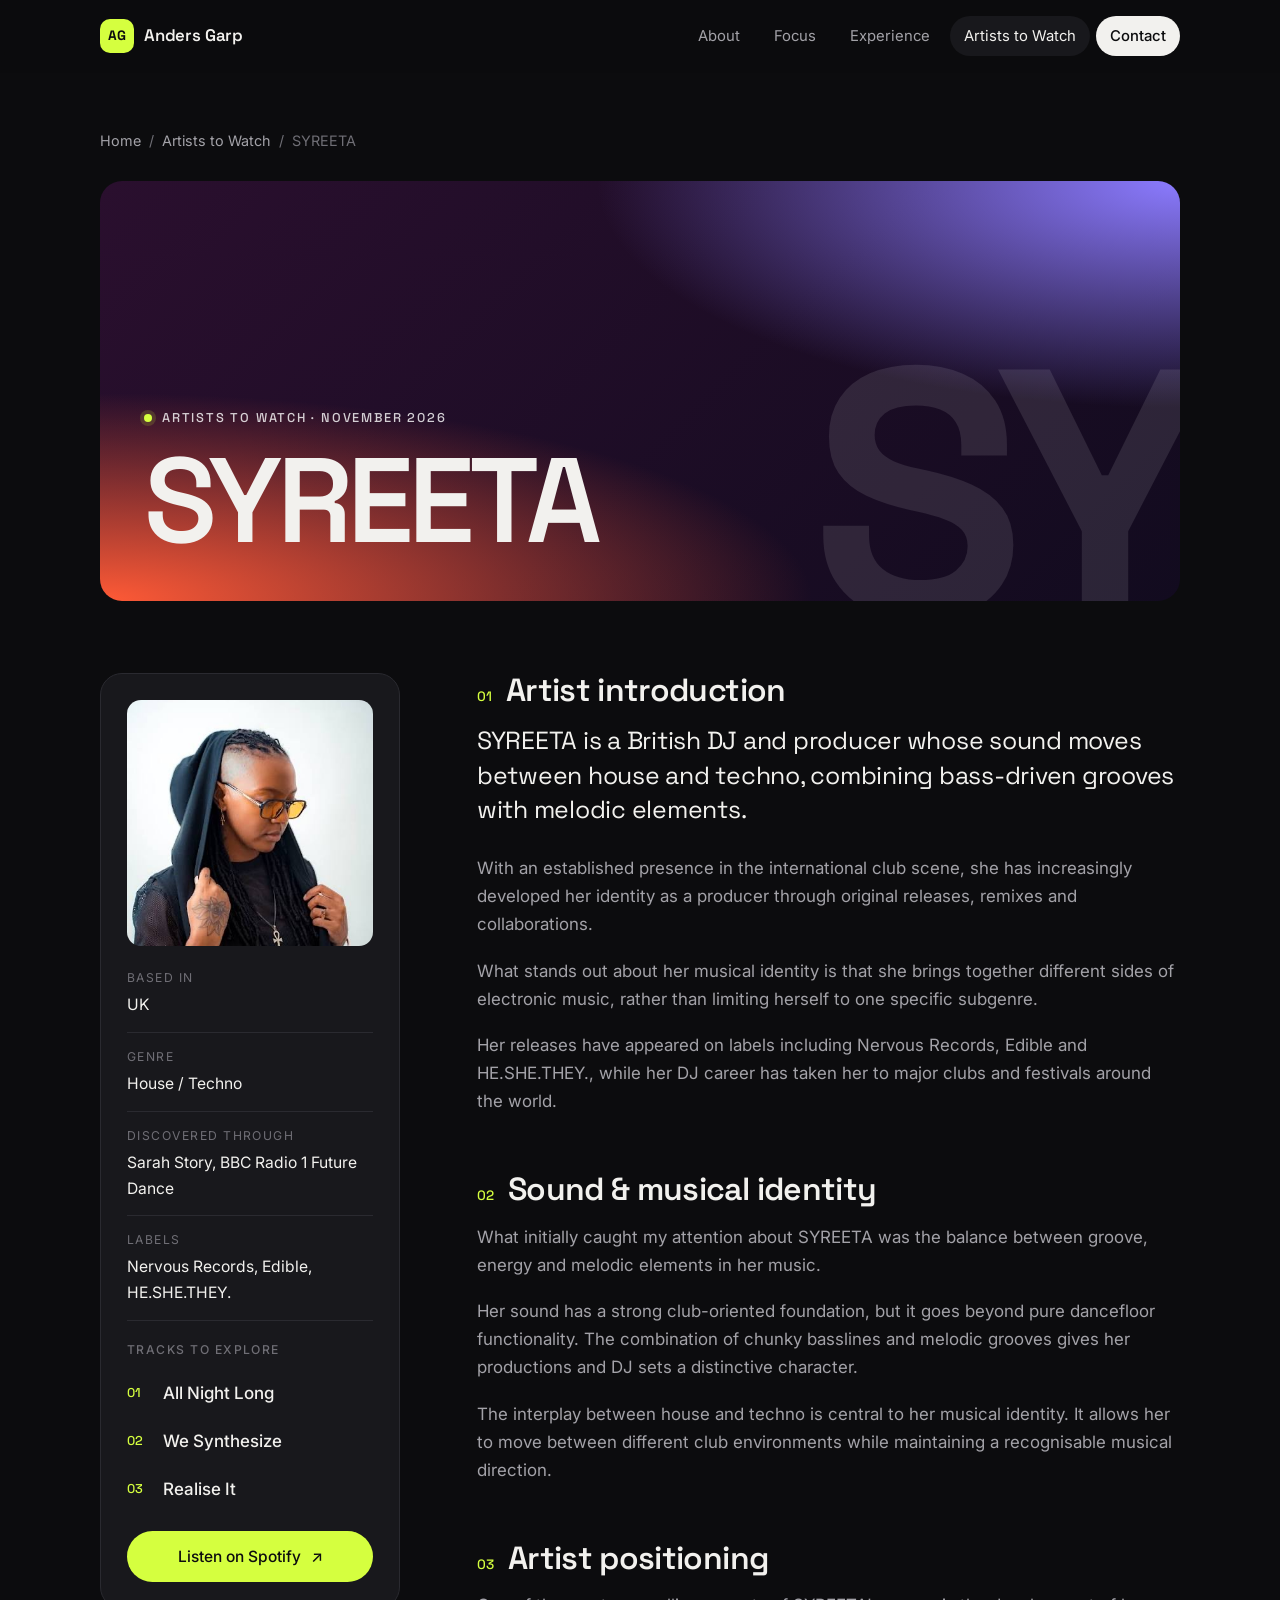
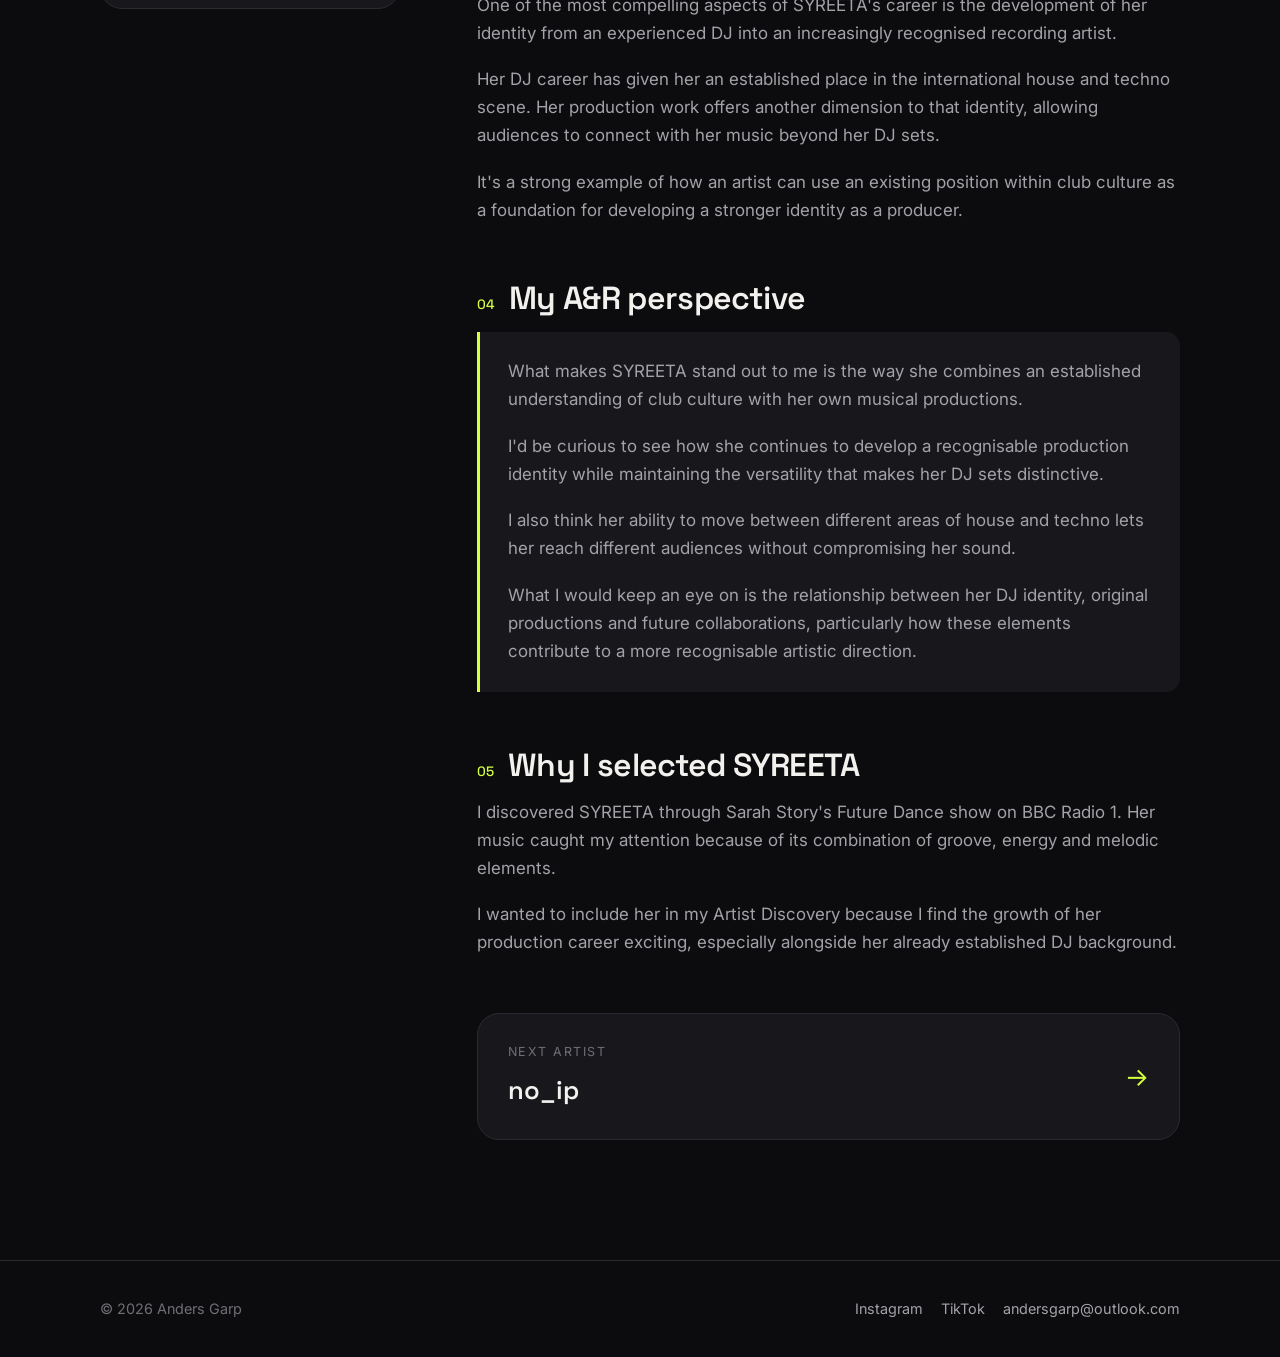
<file: artists/syreeta.html>
<!doctype html>
<html lang="en" class="no-js">
<head>
  <meta charset="utf-8">
  <meta name="viewport" content="width=device-width, initial-scale=1">
  <title>SYREETA · Artists to Watch · Anders Garp</title>
  <meta name="description" content="SYREETA: UK house and techno DJ and producer. Artist profile and A&amp;R perspective by Anders Garp.">
  <meta name="theme-color" content="#0c0c0e">
  <link rel="icon" href="../favicon.svg" type="image/svg+xml">
  <link rel="preconnect" href="https://fonts.googleapis.com">
  <link rel="preconnect" href="https://fonts.gstatic.com" crossorigin>
  <link href="https://fonts.googleapis.com/css2?family=Inter:wght@400;500;600&family=Space+Grotesk:wght@500;600;700&display=swap" rel="stylesheet">
  <link rel="stylesheet" href="../css/style.css">
</head>
<body>
  <a class="skip-link" href="#main">Skip to content</a>

  <header class="site-header">
    <nav class="container nav" aria-label="Main">
      <a class="brand" href="../index.html"><span class="brand-mark">AG</span>Anders Garp</a>
      <button class="nav-toggle" aria-label="Open menu" aria-expanded="false" aria-controls="nav-links"><span></span></button>
      <ul class="nav-links" id="nav-links">
        <li><a href="../index.html#about">About</a></li>
        <li><a href="../index.html#focus">Focus</a></li>
        <li><a href="../index.html#experience">Experience</a></li>
        <li><a href="../artists.html" aria-current="page">Artists to Watch</a></li>
        <li><a class="nav-cta" href="../index.html#contact">Contact</a></li>
      </ul>
    </nav>
  </header>

  <main id="main">
    <div class="container" style="padding-top: clamp(32px, 5vw, 56px)">
      <nav class="breadcrumb" aria-label="Breadcrumb"><a href="../index.html">Home</a><span>/</span><a href="../artists.html">Artists to Watch</a><span>/</span><span>SYREETA</span></nav>

      <header class="profile-hero visual-syreeta">
        <span class="monogram" aria-hidden="true">SY</span>
        <span class="eyebrow">Artists to Watch · November 2026</span>
        <h1>SYREETA</h1>
      </header>

      <div class="profile-layout">
        <aside class="factsheet">
          <img class="factsheet-photo img-syreeta" src="../images/syreeta.jpg" alt="SYREETA">
          <dl>
            <div><dt>Based in</dt><dd>UK</dd></div>
            <div><dt>Genre</dt><dd>House / Techno</dd></div>
            <div><dt>Discovered through</dt><dd>Sarah Story, BBC Radio 1 Future Dance</dd></div>
            <div><dt>Labels</dt><dd>Nervous Records, Edible, HE.SHE.THEY.</dd></div>
          </dl>
          <h4>Tracks to explore</h4>
          <ol class="tracklist">
            <li>All Night Long</li>
            <li>We Synthesize</li>
            <li>Realise It</li>
          </ol>
          <a class="btn btn-primary" href="https://open.spotify.com/artist/6NLeKpbb77Bgp6hPZjf6KJ" target="_blank" rel="noopener">Listen on Spotify <span class="arrow" aria-hidden="true">&nearr;</span></a>
        </aside>

        <article class="prose">
          <section class="reveal">
            <h2><span class="num">01</span>Artist introduction</h2>
            <p class="lead">SYREETA is a British DJ and producer whose sound moves between house and techno, combining bass-driven grooves with melodic elements.</p>
            <p>With an established presence in the international club scene, she has increasingly developed her identity as a producer through original releases, remixes and collaborations.</p>
            <p>What stands out about her musical identity is that she brings together different sides of electronic music, rather than limiting herself to one specific subgenre.</p>
            <p>Her releases have appeared on labels including Nervous Records, Edible and HE.SHE.THEY., while her DJ career has taken her to major clubs and festivals around the world.</p>
          </section>

          <section class="reveal">
            <h2><span class="num">02</span>Sound &amp; musical identity</h2>
            <p>What initially caught my attention about SYREETA was the balance between groove, energy and melodic elements in her music.</p>
            <p>Her sound has a strong club-oriented foundation, but it goes beyond pure dancefloor functionality. The combination of chunky basslines and melodic grooves gives her productions and DJ sets a distinctive character.</p>
            <p>The interplay between house and techno is central to her musical identity. It allows her to move between different club environments while maintaining a recognisable musical direction.</p>
          </section>

          <section class="reveal">
            <h2><span class="num">03</span>Artist positioning</h2>
            <p>One of the most compelling aspects of SYREETA's career is the development of her identity from an experienced DJ into an increasingly recognised recording artist.</p>
            <p>Her DJ career has given her an established place in the international house and techno scene. Her production work offers another dimension to that identity, allowing audiences to connect with her music beyond her DJ sets.</p>
            <p>It's a strong example of how an artist can use an existing position within club culture as a foundation for developing a stronger identity as a producer.</p>
          </section>

          <section class="reveal">
            <h2><span class="num">04</span>My A&amp;R perspective</h2>
            <div class="callout">
              <p>What makes SYREETA stand out to me is the way she combines an established understanding of club culture with her own musical productions.</p>
              <p>I'd be curious to see how she continues to develop a recognisable production identity while maintaining the versatility that makes her DJ sets distinctive.</p>
              <p>I also think her ability to move between different areas of house and techno lets her reach different audiences without compromising her sound.</p>
              <p>What I would keep an eye on is the relationship between her DJ identity, original productions and future collaborations, particularly how these elements contribute to a more recognisable artistic direction.</p>
            </div>
          </section>

          <section class="reveal">
            <h2><span class="num">05</span>Why I selected SYREETA</h2>
            <p>I discovered SYREETA through Sarah Story's Future Dance show on BBC Radio 1. Her music caught my attention because of its combination of groove, energy and melodic elements.</p>
            <p>I wanted to include her in my Artist Discovery because I find the growth of her production career exciting, especially alongside her already established DJ background.</p>
          </section>

          <a class="next-artist reveal" href="no-ip.html">
            <span><small>Next artist</small><strong>no_ip</strong></span>
            <span class="arrow" aria-hidden="true">&rarr;</span>
          </a>
        </article>
      </div>
    </div>
    <div style="height: clamp(72px, 10vw, 120px)"></div>
  </main>

  <footer class="site-footer">
    <div class="container">
      <span>&copy; <span data-year>2026</span> Anders Garp</span>
      <span class="footer-links">
        <a href="https://www.instagram.com/___garp0x/" target="_blank" rel="noopener">Instagram</a>
        <a href="https://www.tiktok.com/@garpox__" target="_blank" rel="noopener">TikTok</a>
        <a href="mailto:andersgarp@outlook.com">andersgarp@outlook.com</a>
      </span>
    </div>
  </footer>

  <script src="../js/main.js"></script>
</body>
</html>
</file>
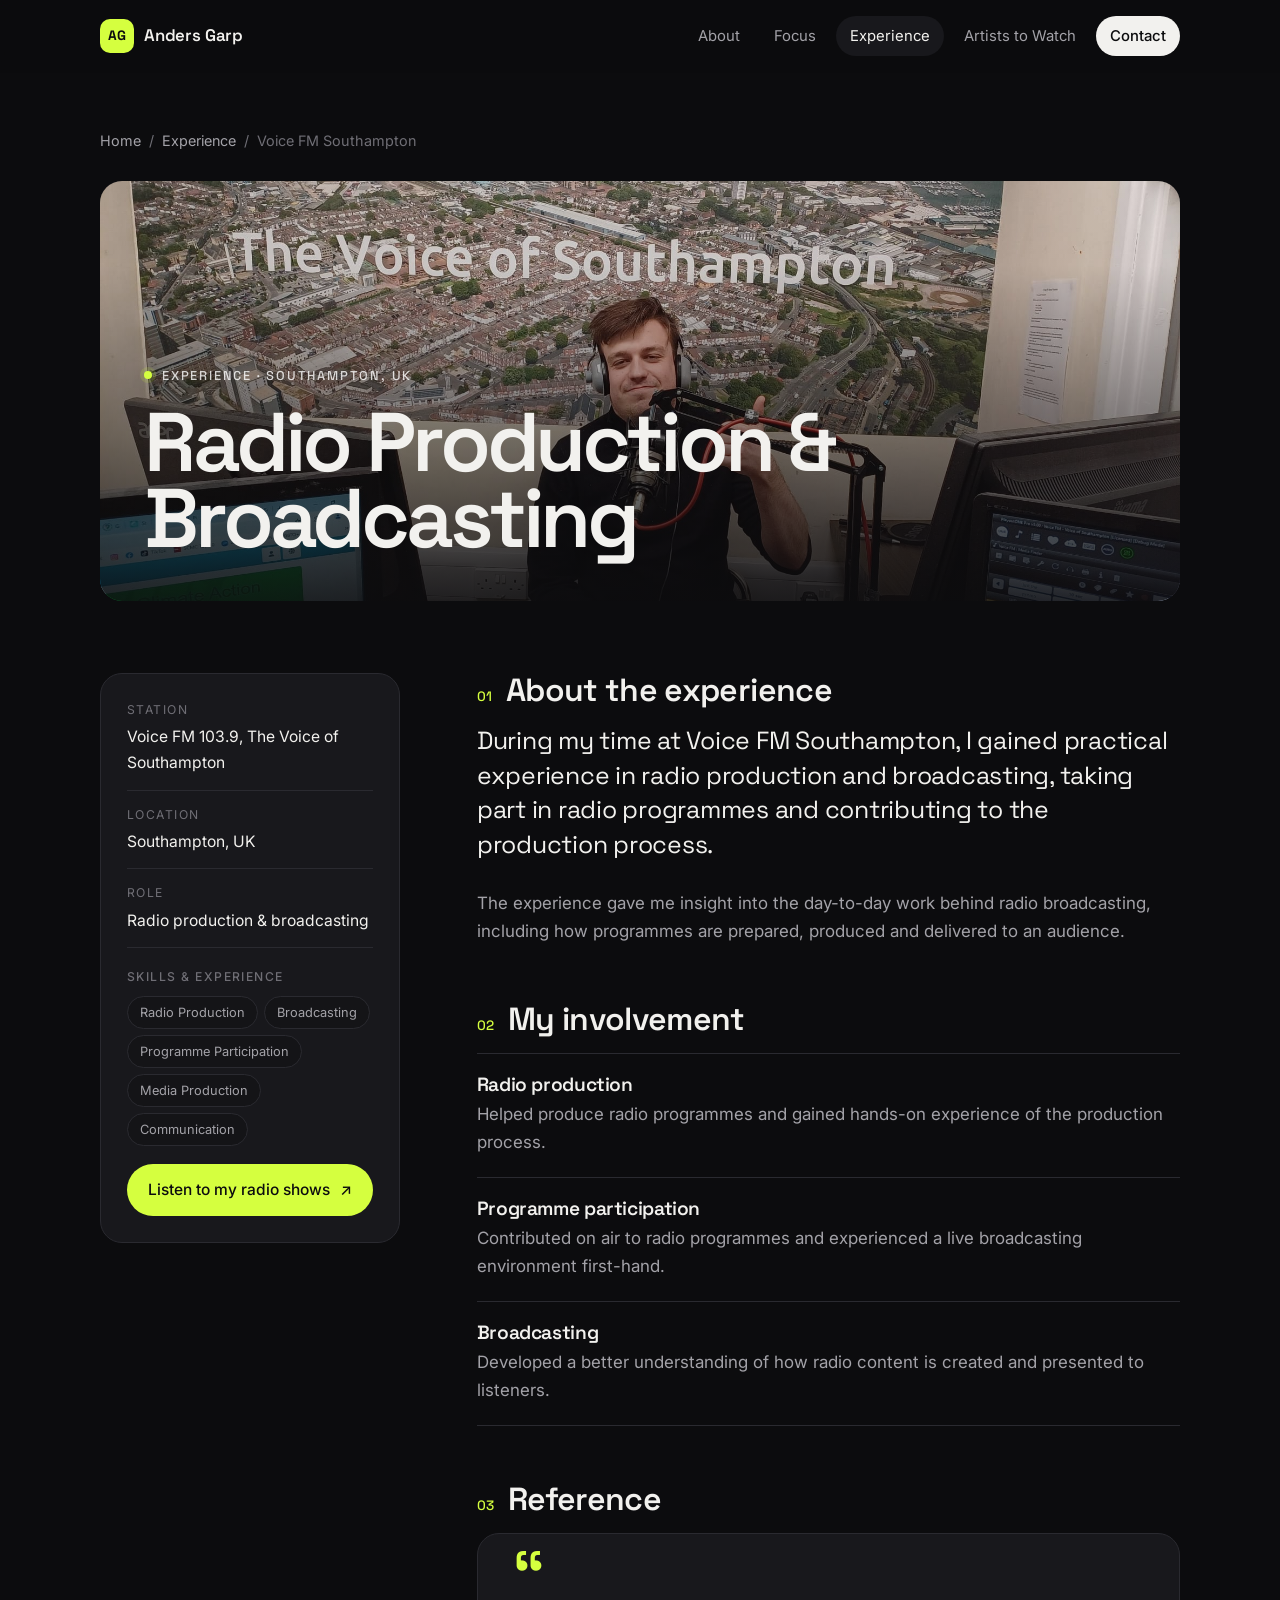
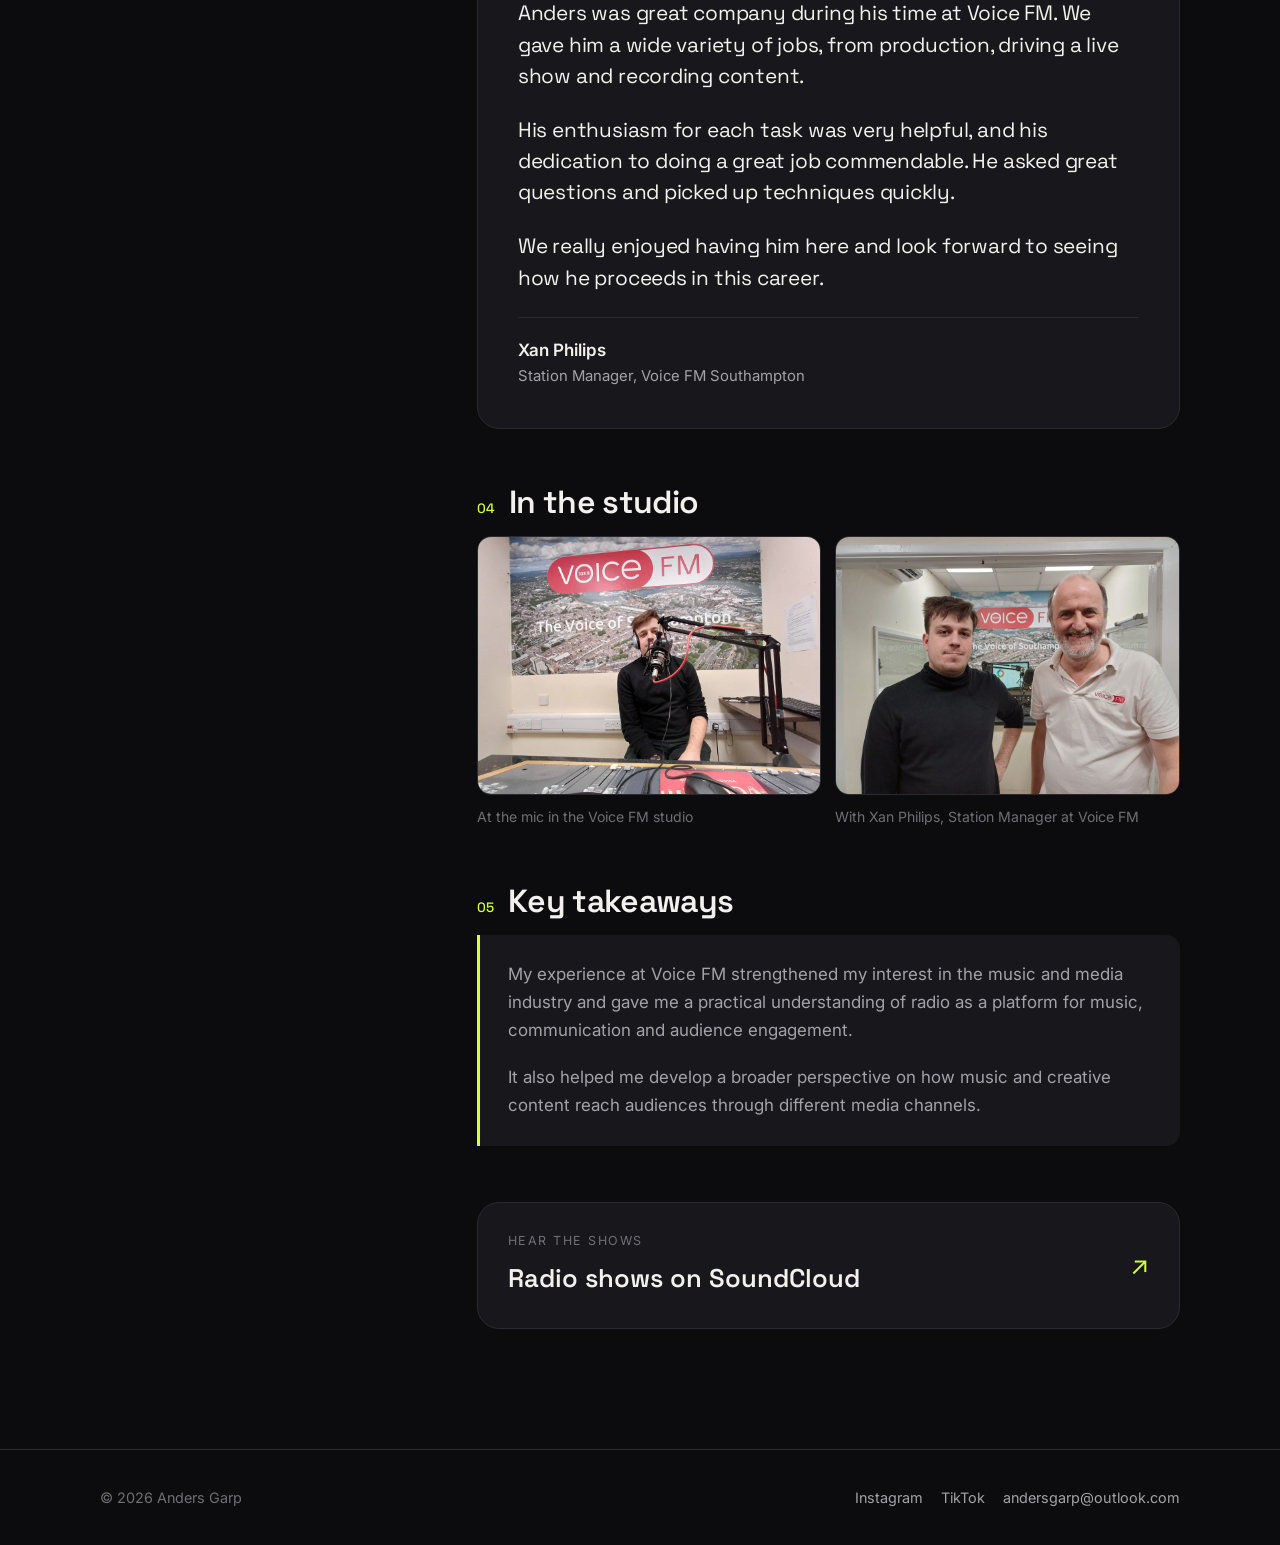
<file: experience/voice-fm-southampton.html>
<!doctype html>
<html lang="en" class="no-js">
<head>
  <meta charset="utf-8">
  <meta name="viewport" content="width=device-width, initial-scale=1">
  <title>Voice FM Southampton · Radio Production &amp; Broadcasting · Anders Garp</title>
  <meta name="description" content="Anders Garp's experience in radio production and broadcasting at Voice FM 103.9, Southampton.">
  <meta name="theme-color" content="#0c0c0e">
  <link rel="icon" href="../favicon.svg" type="image/svg+xml">
  <link rel="preconnect" href="https://fonts.googleapis.com">
  <link rel="preconnect" href="https://fonts.gstatic.com" crossorigin>
  <link href="https://fonts.googleapis.com/css2?family=Inter:wght@400;500;600&family=Space+Grotesk:wght@500;600;700&display=swap" rel="stylesheet">
  <link rel="stylesheet" href="../css/style.css">
</head>
<body>
  <a class="skip-link" href="#main">Skip to content</a>

  <header class="site-header">
    <nav class="container nav" aria-label="Main">
      <a class="brand" href="../index.html"><span class="brand-mark">AG</span>Anders Garp</a>
      <button class="nav-toggle" aria-label="Open menu" aria-expanded="false" aria-controls="nav-links"><span></span></button>
      <ul class="nav-links" id="nav-links">
        <li><a href="../index.html#about">About</a></li>
        <li><a href="../index.html#focus">Focus</a></li>
        <li><a href="../index.html#experience" aria-current="page">Experience</a></li>
        <li><a href="../artists.html">Artists to Watch</a></li>
        <li><a class="nav-cta" href="../index.html#contact">Contact</a></li>
      </ul>
    </nav>
  </header>

  <main id="main">
    <div class="container" style="padding-top: clamp(32px, 5vw, 56px)">
      <nav class="breadcrumb" aria-label="Breadcrumb"><a href="../index.html">Home</a><span>/</span><a href="../index.html#experience">Experience</a><span>/</span><span>Voice FM Southampton</span></nav>

      <header class="profile-hero photo-hero">
        <img src="../images/voicefm-03.jpg" alt="Anders on air in the Voice FM studio, giving a thumbs-up at the microphone" width="2000" height="1500">
        <span class="eyebrow">Experience · Southampton, UK</span>
        <h1>Radio Production &amp; Broadcasting</h1>
      </header>

      <div class="profile-layout">
        <aside class="factsheet">
          <dl>
            <div><dt>Station</dt><dd>Voice FM 103.9, The Voice of Southampton</dd></div>
            <div><dt>Location</dt><dd>Southampton, UK</dd></div>
            <div><dt>Role</dt><dd>Radio production &amp; broadcasting</dd></div>
          </dl>
          <h4>Skills &amp; experience</h4>
          <div class="tags">
            <span class="tag">Radio Production</span>
            <span class="tag">Broadcasting</span>
            <span class="tag">Programme Participation</span>
            <span class="tag">Media Production</span>
            <span class="tag">Communication</span>
          </div>
          <a class="btn btn-primary" href="https://soundcloud.com/garpox/sets/radio" target="_blank" rel="noopener">Listen to my radio shows <span class="arrow" aria-hidden="true">&nearr;</span></a>
        </aside>

        <article class="prose">
          <section class="reveal">
            <h2><span class="num">01</span>About the experience</h2>
            <p class="lead">During my time at Voice FM Southampton, I gained practical experience in radio production and broadcasting, taking part in radio programmes and contributing to the production process.</p>
            <p>The experience gave me insight into the day-to-day work behind radio broadcasting, including how programmes are prepared, produced and delivered to an audience.</p>
          </section>

          <section class="reveal">
            <h2><span class="num">02</span>My involvement</h2>
            <ul class="involvement">
              <li><h3>Radio production</h3><p>Helped produce radio programmes and gained hands-on experience of the production process.</p></li>
              <li><h3>Programme participation</h3><p>Contributed on air to radio programmes and experienced a live broadcasting environment first-hand.</p></li>
              <li><h3>Broadcasting</h3><p>Developed a better understanding of how radio content is created and presented to listeners.</p></li>
            </ul>
          </section>

          <section class="reveal">
            <h2><span class="num">03</span>Reference</h2>
            <figure class="testimonial">
              <blockquote>
                <p>Anders was great company during his time at Voice FM. We gave him a wide variety of jobs, from production, driving a live show and recording content.</p>
                <p>His enthusiasm for each task was very helpful, and his dedication to doing a great job commendable. He asked great questions and picked up techniques quickly.</p>
                <p>We really enjoyed having him here and look forward to seeing how he proceeds in this career.</p>
              </blockquote>
              <figcaption><strong>Xan Philips</strong><span>Station Manager, Voice FM Southampton</span></figcaption>
            </figure>
          </section>

          <section class="reveal">
            <h2><span class="num">04</span>In the studio</h2>
            <div class="gallery">
              <figure>
                <img src="../images/voicefm-01.jpg" alt="Anders at the microphone in the Voice FM studio" width="2048" height="1536" loading="lazy">
                <figcaption>At the mic in the Voice FM studio</figcaption>
              </figure>
              <figure>
                <img src="../images/voicefm-02.jpg" alt="Anders with Xan Philips of Voice FM in front of the studio" width="2000" height="1500" loading="lazy">
                <figcaption>With Xan Philips, Station Manager at Voice FM</figcaption>
              </figure>
            </div>
          </section>

          <section class="reveal">
            <h2><span class="num">05</span>Key takeaways</h2>
            <div class="callout">
              <p>My experience at Voice FM strengthened my interest in the music and media industry and gave me a practical understanding of radio as a platform for music, communication and audience engagement.</p>
              <p>It also helped me develop a broader perspective on how music and creative content reach audiences through different media channels.</p>
            </div>
          </section>

          <a class="next-artist reveal" href="https://soundcloud.com/garpox/sets/radio" target="_blank" rel="noopener">
            <span><small>Hear the shows</small><strong>Radio shows on SoundCloud</strong></span>
            <span class="arrow" aria-hidden="true">&nearr;</span>
          </a>
        </article>
      </div>
    </div>
    <div style="height: clamp(72px, 10vw, 120px)"></div>
  </main>

  <footer class="site-footer">
    <div class="container">
      <span>&copy; <span data-year>2026</span> Anders Garp</span>
      <span class="footer-links">
        <a href="https://www.instagram.com/___garp0x/" target="_blank" rel="noopener">Instagram</a>
        <a href="https://www.tiktok.com/@garpox__" target="_blank" rel="noopener">TikTok</a>
        <a href="mailto:andersgarp@outlook.com">andersgarp@outlook.com</a>
      </span>
    </div>
  </footer>

  <script src="../js/main.js"></script>
</body>
</html>
</file>
<file: css/style.css>
/* ==========================================================================
   Anders Garp — A&R portfolio
   ========================================================================== */

:root {
  --bg: #0c0c0e;
  --bg-elev: #141417;
  --bg-card: #18181c;
  --line: #2a2a30;
  --text: #f2f1ee;
  --text-muted: #a3a2a8;
  --text-faint: #6f6e75;
  --accent: #d5ff3f;
  --accent-ink: #0c0c0e;
  --accent-2: #8b7bff;

  --font-display: "Space Grotesk", system-ui, sans-serif;
  --font-body: "Inter", system-ui, -apple-system, "Segoe UI", sans-serif;

  --radius: 14px;
  --radius-lg: 22px;
  --max: 1160px;
  --gutter: clamp(16px, 4vw, 40px);
}

*,
*::before,
*::after { box-sizing: border-box; }

html { scroll-behavior: smooth; -webkit-text-size-adjust: 100%; }

body {
  margin: 0;
  background: var(--bg);
  color: var(--text);
  font-family: var(--font-body);
  font-size: 17px;
  line-height: 1.65;
  -webkit-font-smoothing: antialiased;
  overflow-x: hidden;
}

img { max-width: 100%; display: block; }

a { color: inherit; text-decoration: none; }

p { margin: 0 0 1.1em; }

h1, h2, h3, h4 {
  font-family: var(--font-display);
  font-weight: 600;
  line-height: 1.1;
  letter-spacing: -0.02em;
  margin: 0 0 0.5em;
}

::selection { background: var(--accent); color: var(--accent-ink); }

:focus-visible {
  outline: 2px solid var(--accent);
  outline-offset: 3px;
  border-radius: 4px;
}

.container {
  width: 100%;
  max-width: var(--max);
  margin: 0 auto;
  padding: 0 var(--gutter);
}

.skip-link {
  position: absolute;
  left: -9999px;
  top: 8px;
  background: var(--accent);
  color: var(--accent-ink);
  padding: 8px 14px;
  border-radius: 8px;
  z-index: 100;
}
.skip-link:focus { left: 8px; }

/* ---------- Header / nav ---------- */

.site-header {
  position: sticky;
  top: 0;
  z-index: 50;
  background: rgba(12, 12, 14, 0.78);
  backdrop-filter: saturate(160%) blur(14px);
  -webkit-backdrop-filter: saturate(160%) blur(14px);
  border-bottom: 1px solid transparent;
  transition: border-color 0.2s ease;
}
.site-header.is-scrolled { border-bottom-color: var(--line); }

.nav {
  display: flex;
  align-items: center;
  justify-content: space-between;
  height: 72px;
}

.brand {
  display: flex;
  align-items: center;
  gap: 10px;
  font-family: var(--font-display);
  font-weight: 600;
  font-size: 1.05rem;
  letter-spacing: -0.01em;
}
.brand-mark {
  display: grid;
  place-items: center;
  width: 34px;
  height: 34px;
  border-radius: 10px;
  background: var(--accent);
  color: var(--accent-ink);
  font-size: 0.85rem;
  font-weight: 700;
}

.nav-links {
  display: flex;
  align-items: center;
  gap: 6px;
  list-style: none;
  margin: 0;
  padding: 0;
}
.nav-links a {
  display: block;
  padding: 8px 14px;
  border-radius: 999px;
  font-size: 0.93rem;
  color: var(--text-muted);
  transition: color 0.15s ease, background 0.15s ease;
}
.nav-links a:hover,
.nav-links a[aria-current="page"] { color: var(--text); background: var(--bg-card); }
.nav-links .nav-cta {
  background: var(--text);
  color: var(--bg);
  font-weight: 500;
}
.nav-links .nav-cta:hover { background: var(--accent); color: var(--accent-ink); }

.nav-toggle {
  display: none;
  background: none;
  border: 1px solid var(--line);
  color: var(--text);
  width: 44px;
  height: 44px;
  border-radius: 12px;
  cursor: pointer;
  padding: 0;
}
.nav-toggle span,
.nav-toggle span::before,
.nav-toggle span::after {
  display: block;
  width: 18px;
  height: 2px;
  background: currentColor;
  margin: 0 auto;
  position: relative;
  transition: transform 0.2s ease, background 0.2s ease;
}
.nav-toggle span::before,
.nav-toggle span::after { content: ""; position: absolute; left: 0; }
.nav-toggle span::before { top: -6px; }
.nav-toggle span::after { top: 6px; }
.nav-open .nav-toggle span { background: transparent; }
.nav-open .nav-toggle span::before { transform: translateY(6px) rotate(45deg); }
.nav-open .nav-toggle span::after { transform: translateY(-6px) rotate(-45deg); }

@media (max-width: 760px) {
  .nav-toggle { display: block; }
  .nav-links {
    position: absolute;
    top: 72px;
    left: 0;
    right: 0;
    flex-direction: column;
    align-items: stretch;
    gap: 4px;
    padding: 12px var(--gutter) 20px;
    background: var(--bg);
    border-bottom: 1px solid var(--line);
    display: none;
  }
  .nav-open .nav-links { display: flex; }
  .nav-links a { padding: 12px 16px; border-radius: 12px; font-size: 1rem; }
}

/* ---------- Buttons / small UI ---------- */

.btn {
  display: inline-flex;
  align-items: center;
  gap: 10px;
  padding: 14px 22px;
  border-radius: 999px;
  font-weight: 500;
  font-size: 0.97rem;
  border: 1px solid transparent;
  transition: transform 0.15s ease, background 0.15s ease, border-color 0.15s ease, color 0.15s ease;
}
.btn:hover { transform: translateY(-1px); }
.btn-primary { background: var(--accent); color: var(--accent-ink); }
.btn-primary:hover { background: #e4ff7a; }
.btn-ghost { border-color: var(--line); color: var(--text); }
.btn-ghost:hover { border-color: var(--text-muted); }
.btn .arrow { transition: transform 0.15s ease; }
.btn:hover .arrow { transform: translateX(3px); }

.eyebrow {
  display: inline-flex;
  align-items: center;
  gap: 10px;
  font-family: var(--font-display);
  font-size: 0.8rem;
  font-weight: 500;
  letter-spacing: 0.14em;
  text-transform: uppercase;
  color: var(--text-muted);
  margin-bottom: 18px;
}
.eyebrow::before {
  content: "";
  width: 8px;
  height: 8px;
  border-radius: 50%;
  background: var(--accent);
  box-shadow: 0 0 0 4px rgba(213, 255, 63, 0.15);
}

.tag {
  display: inline-block;
  padding: 6px 14px;
  border: 1px solid var(--line);
  border-radius: 999px;
  font-size: 0.85rem;
  color: var(--text-muted);
  background: var(--bg-elev);
}

.tags { display: flex; flex-wrap: wrap; gap: 8px; }
a.tag { color: var(--text); transition: border-color 0.15s ease, color 0.15s ease; }
a.tag:hover { border-color: var(--accent); color: var(--accent); }

.socials {
  display: flex;
  flex-wrap: wrap;
  justify-content: center;
  gap: 10px;
  margin-top: 36px;
}
.footer-links { display: flex; flex-wrap: wrap; gap: 18px; }

/* ---------- Sections ---------- */

.section { padding: clamp(72px, 10vw, 128px) 0; }
.section + .section { border-top: 1px solid var(--line); }

.section-head {
  display: flex;
  justify-content: space-between;
  align-items: flex-end;
  gap: 24px;
  flex-wrap: wrap;
  margin-bottom: clamp(36px, 5vw, 56px);
}
.section-head h2 {
  font-size: clamp(2rem, 4.4vw, 3.2rem);
  max-width: 18ch;
  margin: 0;
}
.section-head p { color: var(--text-muted); max-width: 46ch; margin: 0; }

/* ---------- Hero ---------- */

.hero {
  position: relative;
  padding: clamp(72px, 12vw, 150px) 0 clamp(64px, 9vw, 110px);
  overflow: hidden;
}
.hero::before {
  content: "";
  position: absolute;
  inset: -20% -10% auto auto;
  width: min(720px, 90vw);
  aspect-ratio: 1;
  background:
    radial-gradient(closest-side, rgba(139, 123, 255, 0.28), transparent 70%),
    radial-gradient(closest-side at 30% 70%, rgba(213, 255, 63, 0.14), transparent 70%);
  filter: blur(20px);
  pointer-events: none;
}

.hero-inner { position: relative; }

.hero-grid {
  display: grid;
  grid-template-columns: minmax(0, 1.5fr) minmax(0, 0.85fr);
  gap: clamp(32px, 6vw, 80px);
  align-items: center;
}

.hero-portrait {
  position: relative;
  margin: 0;
}
.hero-portrait img {
  width: 100%;
  height: auto;
  aspect-ratio: 4 / 5;
  object-fit: cover;
  object-position: center 20%;
  border-radius: var(--radius-lg);
  border: 1px solid var(--line);
}
.hero-portrait::before {
  content: "";
  position: absolute;
  inset: 18px -18px -18px 18px;
  border: 1px solid var(--accent);
  border-radius: var(--radius-lg);
  opacity: 0.5;
  z-index: -1;
}
.hero-portrait figcaption {
  position: absolute;
  left: 16px;
  bottom: 16px;
  display: inline-flex;
  align-items: center;
  gap: 10px;
  padding: 8px 14px;
  border-radius: 999px;
  background: rgba(12, 12, 14, 0.72);
  backdrop-filter: blur(8px);
  -webkit-backdrop-filter: blur(8px);
  font-size: 0.85rem;
  color: var(--text);
}

@media (max-width: 860px) {
  /* Small avatar sits beside the "Open to internships" line; the rest flows below */
  .hero-grid {
    grid-template-columns: auto minmax(0, 1fr);
    column-gap: 16px;
    row-gap: 0;
    align-items: center;
  }
  .hero-text { display: contents; }
  .hero-portrait { grid-column: 1; grid-row: 1; width: 64px; }
  .hero-portrait img { aspect-ratio: 1; border-radius: 50%; object-position: center 25%; }
  .hero-portrait::before { inset: -4px; border-radius: 50%; opacity: 0.7; }
  .hero-portrait figcaption { display: none; }
  .hero-text > .eyebrow { grid-column: 2; grid-row: 1; margin: 0; line-height: 1.4; }
  .hero-text > :not(.eyebrow) { grid-column: 1 / -1; }
  .hero-text > h1 { margin-top: 28px; }
}

.hero h1 {
  font-size: clamp(3rem, 7.6vw, 6.4rem);
  line-height: 0.95;
  letter-spacing: -0.045em;
  margin-bottom: 28px;
}
.hero h1 .accent { color: var(--accent); }

.hero-lede {
  font-size: clamp(1.1rem, 2vw, 1.35rem);
  color: var(--text-muted);
  max-width: 40ch;
  margin-bottom: 36px;
}
.hero-lede strong { color: var(--text); font-weight: 500; }

.hero-actions { display: flex; flex-wrap: wrap; gap: 12px; }

.hero-meta {
  display: grid;
  grid-template-columns: repeat(3, minmax(0, 1fr));
  gap: 1px;
  margin-top: clamp(56px, 8vw, 96px);
  background: var(--line);
  border: 1px solid var(--line);
  border-radius: var(--radius);
  overflow: hidden;
}
.hero-meta div { background: var(--bg); padding: 22px 24px; }
.hero-meta dt {
  font-size: 0.78rem;
  letter-spacing: 0.12em;
  text-transform: uppercase;
  color: var(--text-faint);
  margin-bottom: 6px;
}
.hero-meta dd { margin: 0; font-family: var(--font-display); font-size: 1.1rem; }

@media (max-width: 760px) {
  .hero-meta { grid-template-columns: 1fr; }
}

/* ---------- Equaliser decoration ---------- */

.eq {
  display: inline-flex;
  align-items: flex-end;
  gap: 3px;
  height: 16px;
}
.eq i {
  width: 3px;
  background: var(--accent);
  border-radius: 2px;
  animation: eq 1.1s ease-in-out infinite;
}
.eq i:nth-child(1) { height: 40%; animation-delay: -0.2s; }
.eq i:nth-child(2) { height: 90%; animation-delay: -0.5s; }
.eq i:nth-child(3) { height: 60%; animation-delay: -0.8s; }
.eq i:nth-child(4) { height: 75%; animation-delay: -0.35s; }
@keyframes eq {
  0%, 100% { transform: scaleY(0.4); transform-origin: bottom; }
  50% { transform: scaleY(1); transform-origin: bottom; }
}
@media (prefers-reduced-motion: reduce) {
  .eq i { animation: none; }
  html { scroll-behavior: auto; }
}

/* ---------- About ---------- */

.about-grid {
  display: grid;
  grid-template-columns: minmax(0, 0.9fr) minmax(0, 1.4fr);
  gap: clamp(32px, 6vw, 96px);
}
.about-grid h2 { font-size: clamp(2rem, 4.4vw, 3.2rem); }
.about-copy p { color: var(--text-muted); font-size: 1.08rem; }
.about-copy p:first-child {
  color: var(--text);
  font-family: var(--font-display);
  font-size: clamp(1.35rem, 2.4vw, 1.75rem);
  line-height: 1.35;
  letter-spacing: -0.01em;
  margin-bottom: 1.2em;
}

@media (max-width: 860px) {
  .about-grid { grid-template-columns: 1fr; }
}

/* ---------- Focus cards ---------- */

.cards-3 {
  display: grid;
  grid-template-columns: repeat(3, minmax(0, 1fr));
  gap: 16px;
}
@media (max-width: 860px) { .cards-3 { grid-template-columns: 1fr; } }

.card {
  background: var(--bg-card);
  border: 1px solid var(--line);
  border-radius: var(--radius-lg);
  padding: 32px 28px;
}
.card-num {
  font-family: var(--font-display);
  font-size: 0.85rem;
  color: var(--accent);
  margin-bottom: 40px;
  display: block;
}
.card h3 { font-size: 1.45rem; }
.card p { color: var(--text-muted); margin: 0; font-size: 0.98rem; }

/* ---------- Genres strip ---------- */

.genres {
  display: flex;
  flex-wrap: wrap;
  gap: 10px 14px;
  font-family: var(--font-display);
  font-size: clamp(1.6rem, 4.6vw, 3.4rem);
  font-weight: 500;
  letter-spacing: -0.03em;
  line-height: 1.15;
}
.genres span { color: var(--text-faint); }
.genres span.on { color: var(--text); }
.genres span.sep { color: var(--accent); }

/* ---------- Experience list ---------- */

.exp-list { list-style: none; margin: 0; padding: 0; border-top: 1px solid var(--line); }
.exp-list li {
  display: grid;
  grid-template-columns: minmax(0, 1fr) minmax(0, 2fr);
  gap: 24px;
  padding: 28px 0;
  border-bottom: 1px solid var(--line);
}
.exp-list h3 { font-size: 1.25rem; margin: 0; }
.exp-list p { color: var(--text-muted); margin: 0; }
.exp-list .tags { margin-top: 14px; }
@media (max-width: 760px) {
  .exp-list li { grid-template-columns: 1fr; gap: 8px; }
}

/* ---------- Artist cards ---------- */

.artist-grid {
  display: grid;
  grid-template-columns: repeat(2, minmax(0, 1fr));
  gap: 20px;
}
@media (max-width: 760px) { .artist-grid { grid-template-columns: 1fr; } }

.artist-card {
  position: relative;
  display: flex;
  flex-direction: column;
  border: 1px solid var(--line);
  border-radius: var(--radius-lg);
  background: var(--bg-card);
  overflow: hidden;
  transition: transform 0.25s ease, border-color 0.25s ease;
}
.artist-card:hover { transform: translateY(-4px); border-color: #3c3c44; }

.artist-visual {
  position: relative;
  aspect-ratio: 16 / 10;
  display: flex;
  align-items: flex-end;
  padding: 24px;
  overflow: hidden;
}
.artist-visual img {
  position: absolute;
  inset: 0;
  width: 100%;
  height: 100%;
  object-fit: cover;
  transition: transform 0.5s ease;
}
.artist-visual::after {
  content: "";
  position: absolute;
  inset: 0;
  background: linear-gradient(180deg, transparent 45%, rgba(12, 12, 14, 0.7) 100%);
  pointer-events: none;
}
.artist-visual .tag { z-index: 1; }
.artist-card:hover .artist-visual img { transform: scale(1.04); }
.img-syreeta { object-position: center 22%; }
.img-noip { object-position: 40% 25%; }
.artist-visual .monogram {
  position: absolute;
  right: -0.06em;
  bottom: -0.22em;
  font-family: var(--font-display);
  font-weight: 700;
  font-size: clamp(7rem, 18vw, 12rem);
  line-height: 1;
  letter-spacing: -0.06em;
  color: rgba(255, 255, 255, 0.12);
  user-select: none;
}
.artist-visual .tag {
  position: relative;
  background: rgba(12, 12, 14, 0.55);
  border-color: rgba(255, 255, 255, 0.18);
  color: var(--text);
  backdrop-filter: blur(6px);
}

.visual-syreeta {
  background:
    radial-gradient(120% 90% at 0% 100%, #ff5a36 0%, transparent 55%),
    radial-gradient(90% 90% at 100% 0%, #8b7bff 0%, transparent 60%),
    linear-gradient(135deg, #2a0f2e, #120b1f);
}
.visual-noip {
  background:
    radial-gradient(110% 90% at 100% 100%, #2ee6c9 0%, transparent 55%),
    radial-gradient(90% 80% at 0% 0%, #4b6bff 0%, transparent 60%),
    linear-gradient(135deg, #0b1d33, #07121f);
}

.artist-body { padding: 26px 26px 28px; display: flex; flex-direction: column; flex: 1; }
.artist-body h3 { font-size: 1.9rem; margin-bottom: 6px; }
.artist-meta { color: var(--text-muted); font-size: 0.93rem; margin-bottom: 16px; }
.artist-body p.excerpt { color: var(--text-muted); font-size: 0.98rem; }
.artist-link {
  margin-top: auto;
  display: inline-flex;
  align-items: center;
  gap: 8px;
  font-weight: 500;
  color: var(--accent);
}
.artist-link::after { content: ""; position: absolute; inset: 0; }
.artist-card:hover .artist-link .arrow { transform: translateX(3px); }
.artist-link .arrow { transition: transform 0.15s ease; }

/* ---------- Contact ---------- */

.contact {
  text-align: center;
  position: relative;
  overflow: hidden;
}
.contact h2 {
  font-size: clamp(2.4rem, 7vw, 5rem);
  letter-spacing: -0.04em;
  max-width: 16ch;
  margin: 0 auto 20px;
}
.contact p { color: var(--text-muted); max-width: 48ch; margin: 0 auto 36px; }
.contact-email {
  display: inline-block;
  font-family: var(--font-display);
  font-size: clamp(1.15rem, 3.4vw, 2rem);
  font-weight: 500;
  border-bottom: 2px solid var(--accent);
  padding-bottom: 4px;
  word-break: break-all;
  transition: color 0.15s ease;
}
.contact-email:hover { color: var(--accent); }

/* ---------- Page header (sub pages) ---------- */

.page-header { padding: clamp(64px, 10vw, 120px) 0 clamp(40px, 6vw, 72px); }
.page-header h1 {
  font-size: clamp(2.6rem, 8vw, 5.6rem);
  letter-spacing: -0.045em;
  line-height: 0.98;
  max-width: 14ch;
}
.page-header p.lede { color: var(--text-muted); font-size: 1.15rem; max-width: 52ch; margin-top: 20px; }

.breadcrumb {
  display: flex;
  flex-wrap: wrap;
  gap: 8px;
  font-size: 0.9rem;
  color: var(--text-faint);
  margin-bottom: 28px;
}
.breadcrumb a { color: var(--text-muted); }
.breadcrumb a:hover { color: var(--text); }

/* ---------- Artist profile page ---------- */

.profile-hero {
  border-radius: var(--radius-lg);
  min-height: clamp(260px, 38vw, 420px);
  padding: clamp(24px, 4vw, 44px);
  display: flex;
  flex-direction: column;
  justify-content: flex-end;
  position: relative;
  overflow: hidden;
  margin-bottom: clamp(40px, 6vw, 72px);
}
.profile-hero .monogram {
  position: absolute;
  right: -0.04em;
  bottom: -0.2em;
  font-family: var(--font-display);
  font-weight: 700;
  font-size: clamp(9rem, 30vw, 22rem);
  line-height: 1;
  letter-spacing: -0.06em;
  color: rgba(255, 255, 255, 0.1);
  user-select: none;
}
.profile-hero h1 {
  position: relative;
  font-size: clamp(3rem, 11vw, 7.5rem);
  letter-spacing: -0.05em;
  line-height: 0.92;
  margin: 0;
}
.profile-hero .eyebrow { position: relative; color: rgba(255, 255, 255, 0.8); }

/* Photo-backed hero (experience pages) */
.photo-hero { background: var(--bg-card); }
.photo-hero img {
  position: absolute;
  inset: 0;
  width: 100%;
  height: 100%;
  object-fit: cover;
  object-position: center 40%;
}
.photo-hero::after {
  content: "";
  position: absolute;
  inset: 0;
  background: linear-gradient(180deg, rgba(12, 12, 14, 0.1) 20%, rgba(12, 12, 14, 0.88) 100%);
}
.photo-hero .eyebrow,
.photo-hero h1 { z-index: 1; }
.photo-hero h1 { font-size: clamp(2.4rem, 7vw, 5.2rem); max-width: 14ch; }

.involvement { list-style: none; margin: 0; padding: 0; border-top: 1px solid var(--line); }
.involvement li { padding: 20px 0; border-bottom: 1px solid var(--line); }
.involvement h3 { font-size: 1.2rem; margin-bottom: 6px; }
.involvement p { margin: 0; }

.gallery {
  display: grid;
  grid-template-columns: repeat(2, minmax(0, 1fr));
  gap: 14px;
}
.gallery img {
  width: 100%;
  height: auto;
  aspect-ratio: 4 / 3;
  object-fit: cover;
  border-radius: var(--radius);
  border: 1px solid var(--line);
}
.testimonial {
  position: relative;
  margin: 0;
  padding: clamp(28px, 4vw, 40px);
  padding-top: clamp(52px, 6vw, 64px);
  border: 1px solid var(--line);
  border-radius: var(--radius-lg);
  background: var(--bg-card);
}
.testimonial::before {
  content: "\201C";
  position: absolute;
  top: 6px;
  left: clamp(22px, 3.4vw, 34px);
  font-family: var(--font-display);
  font-size: 5rem;
  line-height: 1;
  color: var(--accent);
}
.testimonial blockquote { margin: 0; }
.testimonial blockquote p {
  color: var(--text);
  font-family: var(--font-display);
  font-size: clamp(1.1rem, 1.9vw, 1.3rem);
  line-height: 1.5;
  letter-spacing: -0.01em;
}
.testimonial figcaption {
  display: flex;
  flex-direction: column;
  margin-top: 22px;
  padding-top: 18px;
  border-top: 1px solid var(--line);
}
.testimonial figcaption strong { font-weight: 600; }
.testimonial figcaption span { color: var(--text-muted); font-size: 0.93rem; }

.gallery figure { margin: 0; }
.gallery figcaption { margin-top: 10px; font-size: 0.88rem; color: var(--text-faint); }
@media (max-width: 560px) { .gallery { grid-template-columns: 1fr; } }

.factsheet .tags { gap: 6px; }
.factsheet .tags .tag { font-size: 0.8rem; padding: 5px 12px; }

.profile-layout {
  display: grid;
  grid-template-columns: minmax(0, 300px) minmax(0, 1fr);
  gap: clamp(32px, 6vw, 88px);
  align-items: start;
}
@media (max-width: 860px) {
  .profile-layout { grid-template-columns: 1fr; }
}

.factsheet {
  position: sticky;
  top: 96px;
  border: 1px solid var(--line);
  border-radius: var(--radius-lg);
  background: var(--bg-card);
  padding: 26px;
}
@media (max-width: 860px) { .factsheet { position: static; } }
.factsheet-photo {
  width: 100%;
  aspect-ratio: 1;
  object-fit: cover;
  border-radius: var(--radius);
  margin-bottom: 22px;
}
@media (max-width: 860px) {
  .factsheet-photo { max-width: 320px; }
}
.factsheet dl { margin: 0; }
.factsheet dl div { padding: 14px 0; border-bottom: 1px solid var(--line); }
.factsheet dl div:first-child { padding-top: 0; }
.factsheet dt {
  font-size: 0.76rem;
  letter-spacing: 0.12em;
  text-transform: uppercase;
  color: var(--text-faint);
  margin-bottom: 4px;
}
.factsheet dd { margin: 0; font-size: 0.98rem; }
.factsheet h4 {
  font-size: 0.76rem;
  letter-spacing: 0.12em;
  text-transform: uppercase;
  color: var(--text-faint);
  font-family: var(--font-body);
  font-weight: 500;
  margin: 22px 0 12px;
}

.tracklist { list-style: none; margin: 0; padding: 0; counter-reset: track; }
.tracklist li {
  counter-increment: track;
  display: flex;
  align-items: center;
  gap: 14px;
  padding: 10px 0;
  font-weight: 500;
}
.tracklist li::before {
  content: counter(track, decimal-leading-zero);
  font-family: var(--font-display);
  font-size: 0.8rem;
  color: var(--accent);
  width: 22px;
}

.factsheet .btn { width: 100%; justify-content: center; margin-top: 18px; padding: 12px 18px; }

.prose section { margin-bottom: clamp(40px, 5vw, 56px); }
.prose h2 {
  font-size: clamp(1.5rem, 2.6vw, 2rem);
  display: flex;
  align-items: baseline;
  gap: 14px;
}
.prose h2 .num {
  font-size: 0.85rem;
  color: var(--accent);
  font-weight: 500;
  letter-spacing: 0;
}
.prose p { color: var(--text-muted); font-size: 1.06rem; max-width: 66ch; }
.prose p.lead {
  color: var(--text);
  font-family: var(--font-display);
  font-size: clamp(1.25rem, 2.2vw, 1.55rem);
  line-height: 1.4;
  letter-spacing: -0.01em;
}

.callout {
  border-left: 3px solid var(--accent);
  background: var(--bg-card);
  border-radius: 0 var(--radius) var(--radius) 0;
  padding: 26px 28px;
}
.callout p:last-child { margin-bottom: 0; }

.next-artist {
  display: flex;
  justify-content: space-between;
  align-items: center;
  gap: 20px;
  flex-wrap: wrap;
  border: 1px solid var(--line);
  border-radius: var(--radius-lg);
  padding: 28px 30px;
  background: var(--bg-card);
  transition: border-color 0.2s ease;
}
.next-artist:hover { border-color: var(--text-muted); }
.next-artist small {
  display: block;
  font-size: 0.78rem;
  letter-spacing: 0.12em;
  text-transform: uppercase;
  color: var(--text-faint);
  margin-bottom: 6px;
}
.next-artist strong { font-family: var(--font-display); font-size: 1.6rem; font-weight: 600; }
.next-artist .arrow { font-size: 1.6rem; color: var(--accent); }

/* ---------- Footer ---------- */

.site-footer {
  border-top: 1px solid var(--line);
  padding: 36px 0;
  color: var(--text-faint);
  font-size: 0.9rem;
}
.site-footer .container {
  display: flex;
  justify-content: space-between;
  gap: 16px;
  flex-wrap: wrap;
}
.site-footer a { color: var(--text-muted); }
.site-footer a:hover { color: var(--text); }

/* ---------- Reveal on scroll ---------- */

.reveal { opacity: 0; transform: translateY(18px); transition: opacity 0.7s ease, transform 0.7s ease; }
.reveal.is-visible { opacity: 1; transform: none; }
@media (prefers-reduced-motion: reduce) {
  .reveal { opacity: 1; transform: none; transition: none; }
}
.no-js .reveal { opacity: 1; transform: none; }
</file>
